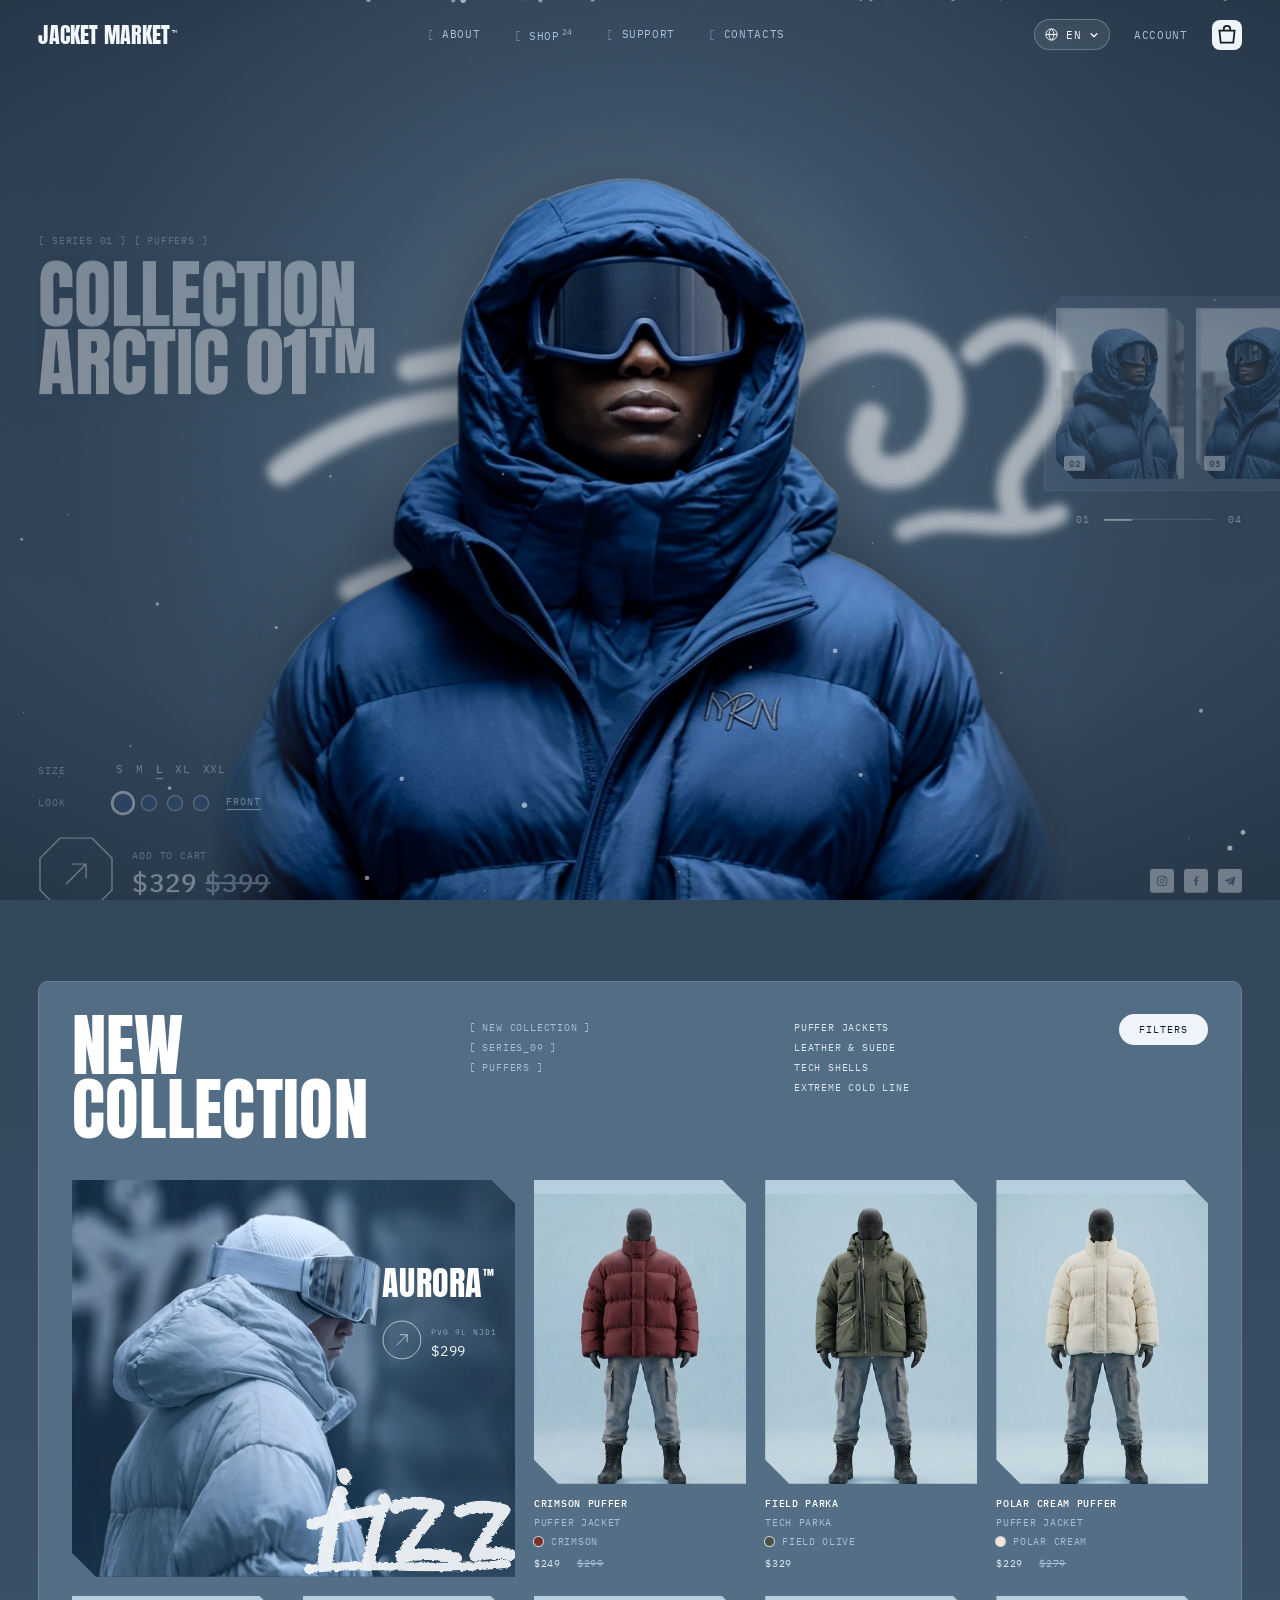
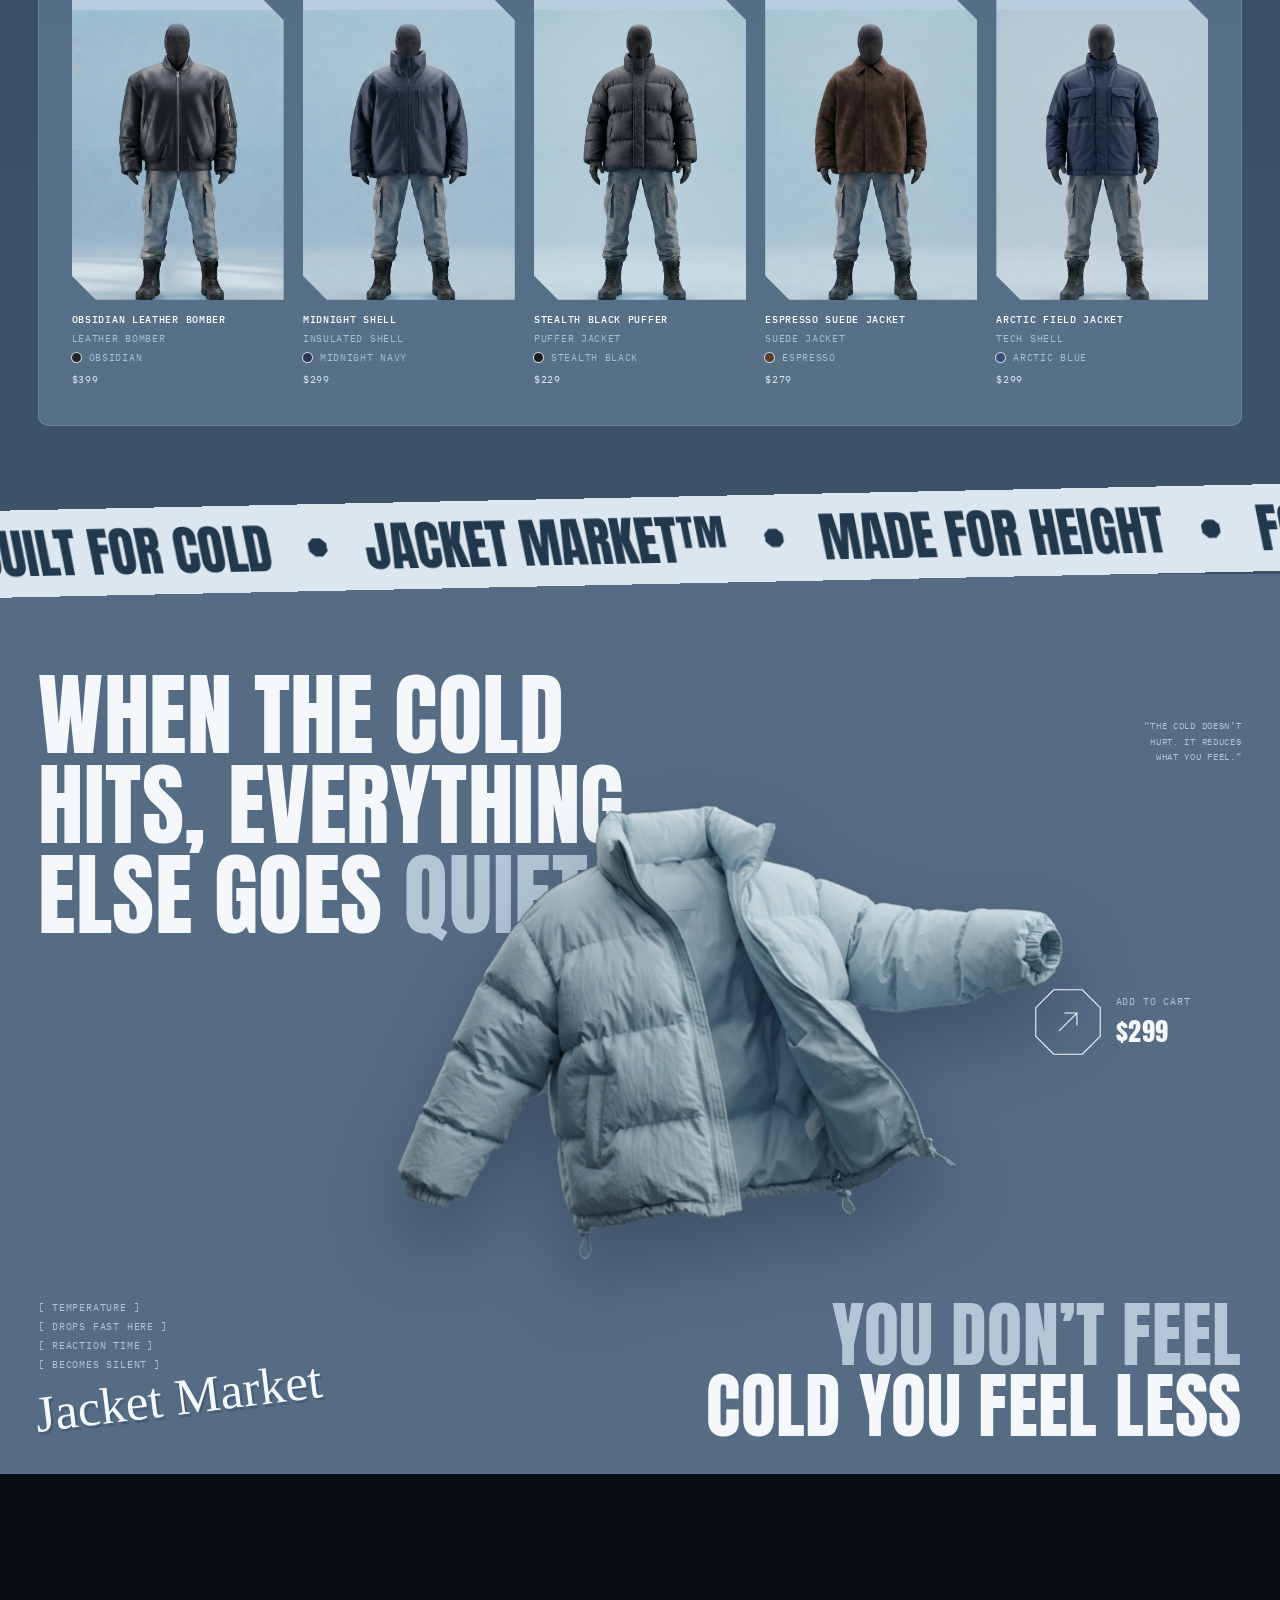
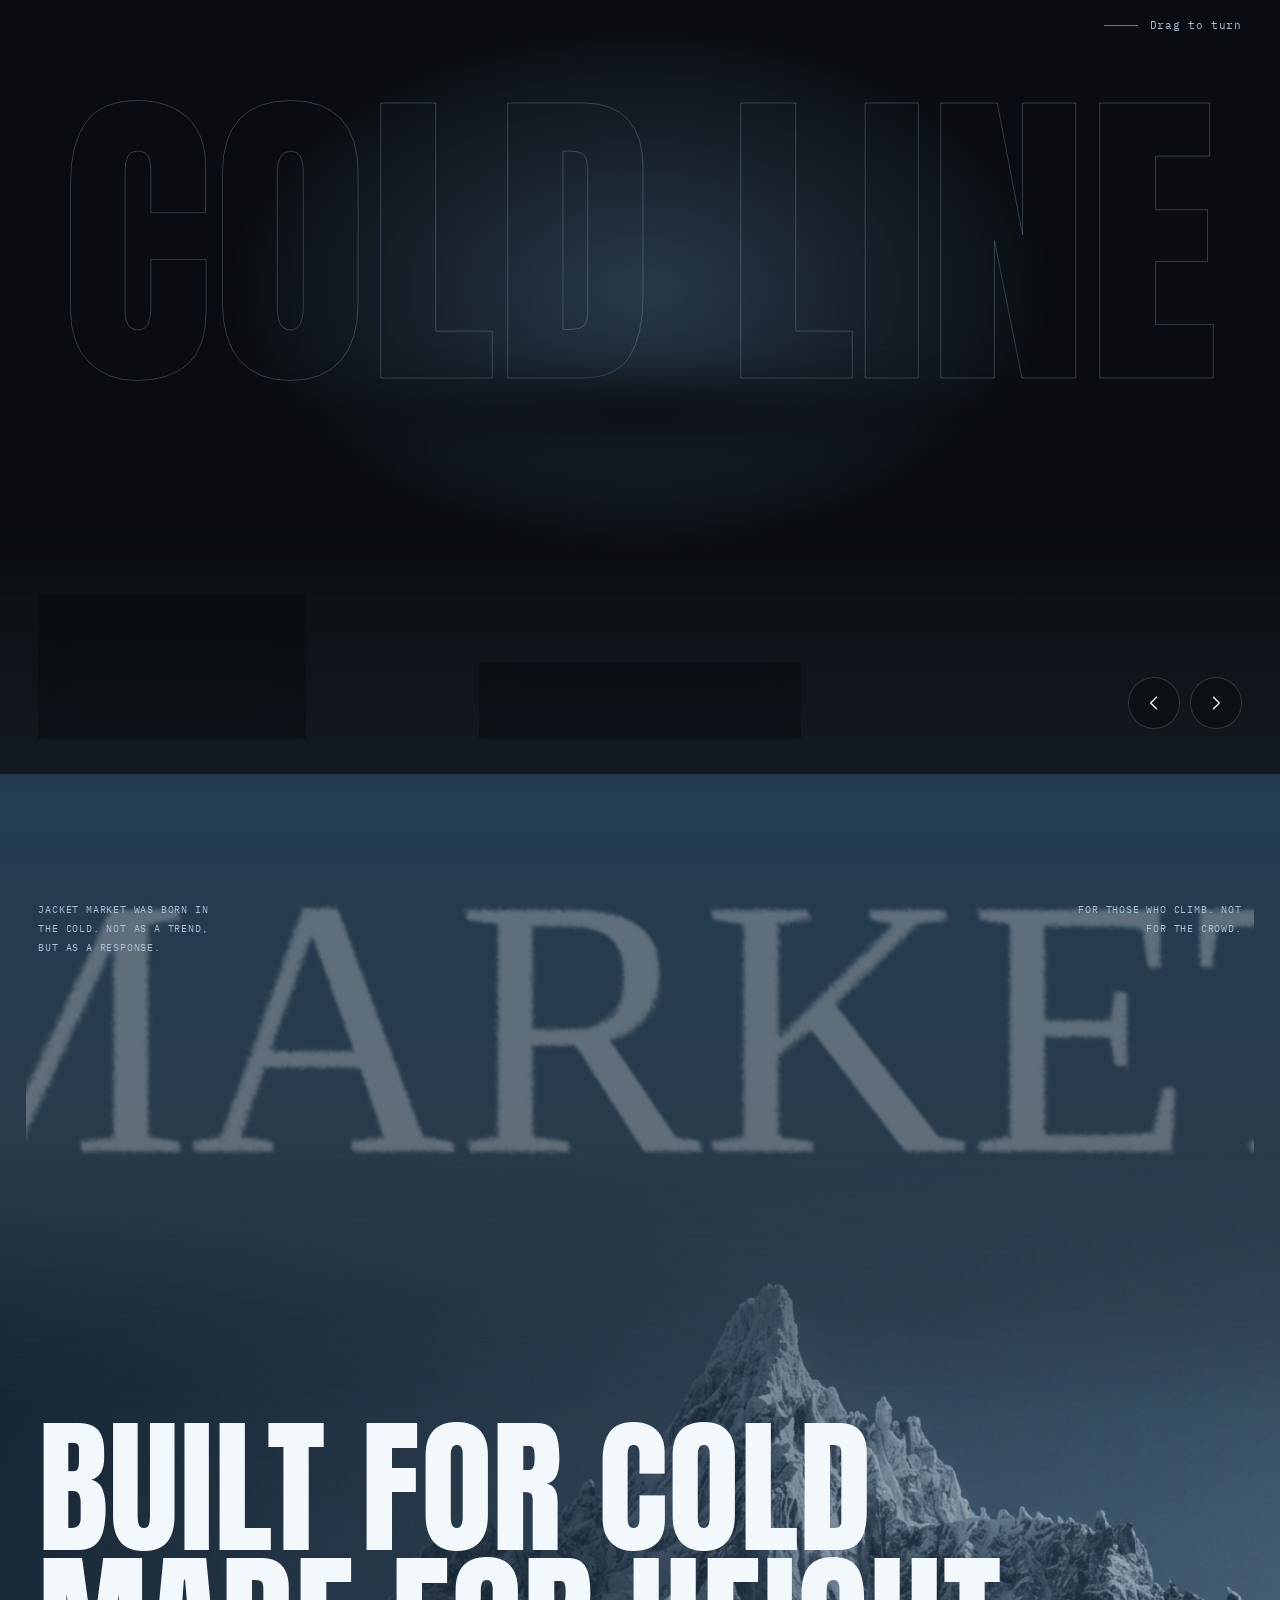
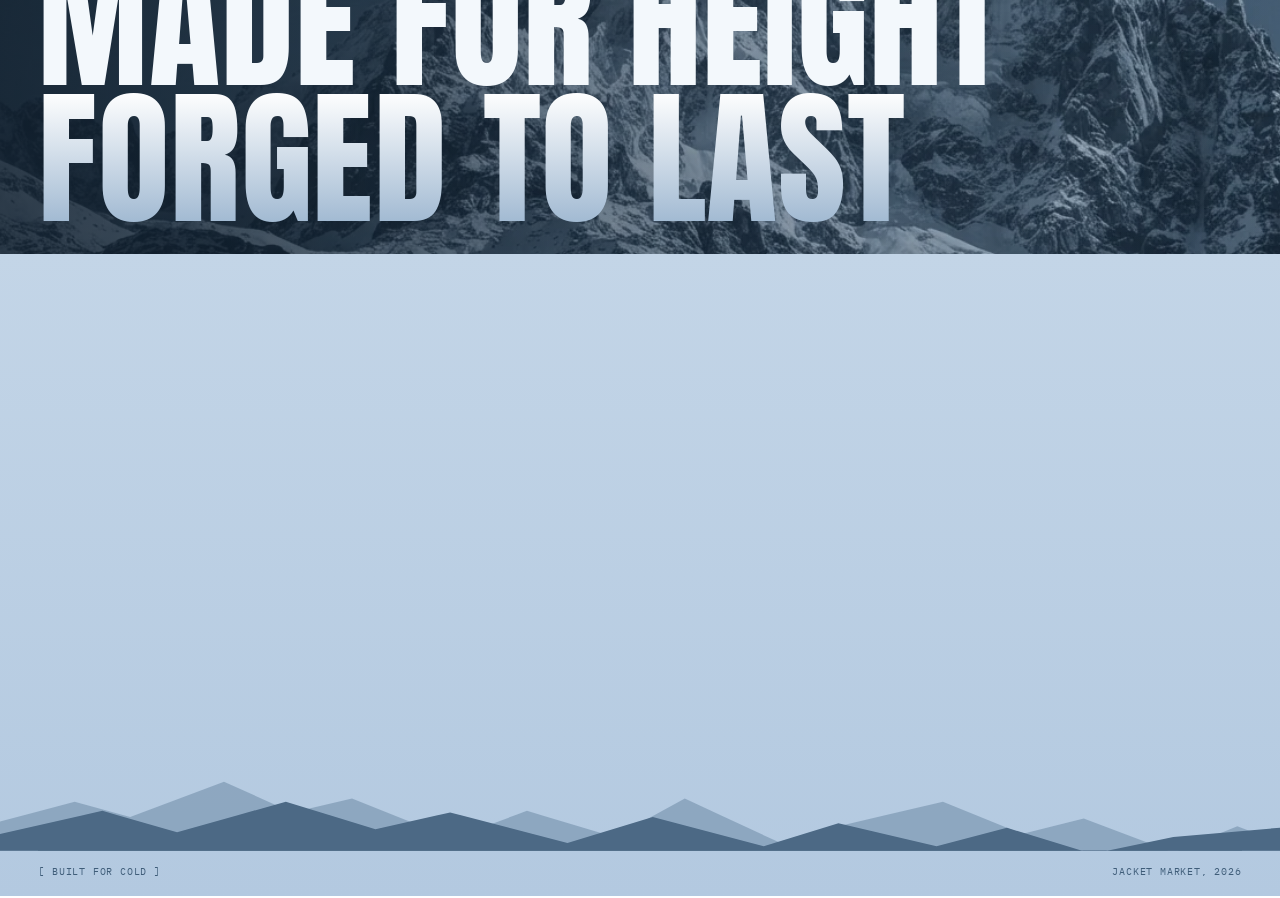
<file: index.html>
<!DOCTYPE html>
<html lang="en">
<head>
<meta charset="utf-8">
<script>try{if(!matchMedia("(prefers-reduced-motion:reduce)").matches&&!sessionStorage.jmp){sessionStorage.jmp=1;document.documentElement.classList.add("pre")}}catch(e){}</script>
<meta name="viewport" content="width=device-width, initial-scale=1, viewport-fit=cover">
<title>Jacket Market – Puffer Jackets</title>
<link rel="preconnect" href="https://fonts.googleapis.com">
<link href="https://fonts.googleapis.com/css2?family=Anton&family=IBM+Plex+Mono:wght@400;500&family=Oswald:wght@600&family=Permanent+Marker&display=swap" rel="stylesheet">
<link rel="stylesheet" href="assets/site.css">
<link rel="stylesheet" href="assets/footer.css">
<link rel="stylesheet" href="assets/home.css">
<link rel="stylesheet" href="assets/hero.css">
<link rel="stylesheet" href="assets/shop.css">
<link rel="stylesheet" href="assets/cold.css">
<link rel="stylesheet" href="assets/cart.css">
<link rel="stylesheet" href="assets/motion.css">
<link rel="stylesheet" href="assets/motion2.css">
</head>
<body data-page="home">
<main id="home">
 <section class="hero" id="hero">
  <div class="hz sp" id="sp"></div><div class="hz mt" id="mt"></div>
  <div class="hl">
   <div><p class="mono" data-t>[ Series 01 ] [ Puffers ]</p><h1><span data-t>Collection</span><br><span class="tone">Arctic 01™</span></h1></div>
   <div>
    <dl class="spec"><div><dt data-t>Size</dt><dd id="sizes" role="group" aria-label="Size" data-ta="aria-label"></dd></div><div><dt data-t>Look</dt><dd id="cols" role="group" aria-label="Colour" data-ta="aria-label"></dd></div></dl>
    <div class="buy"><button class="hex" id="add" aria-label="Add to cart" data-ta="aria-label"><svg viewBox="0 0 76 76" fill="none" stroke="currentColor" stroke-width="1.2"><polygon points="22,2 54,2 74,22 74,54 54,74 22,74 2,54 2,22"/><path d="M28 48L48 28M34 28H48V42"/></svg></button><div><span class="mono" id="addT" aria-live="polite" data-t>Add to cart</span><div class="price" id="hp"></div></div></div>
   </div>
  </div>
  <div class="stage" id="stage"><div class="fl"><img class="jk" id="j0" alt="" draggable="false"><img class="jk" id="j1" alt="" draggable="false"></div><div class="shadow"></div></div>
  <aside class="hr"><p class="mono" data-t>[ Active: cold mode 01 ]</p><div><div class="nx" id="nx"></div><div class="cnt"><span id="cn">01</span><i><u id="cb"></u></i><span id="cm">05</span></div></div><div class="soc"><a href="https://www.instagram.com/xoji.builds" target="_blank" rel="noopener noreferrer" aria-label="Instagram (opens in a new tab)" data-ta="aria-label"><svg viewBox="0 0 24 24" fill="none" stroke="currentColor" stroke-width="1.6"><rect x="4" y="4" width="16" height="16" rx="4.5"/><circle cx="12" cy="12" r="3.6"/><circle cx="17" cy="7" r=".8" fill="currentColor"/></svg></a><a href="contacts.html" aria-label="Facebook"><svg viewBox="0 0 24 24" fill="currentColor"><path d="M13.5 20v-7h2.4l.4-2.8h-2.8V8.4c0-.8.3-1.4 1.4-1.4h1.5V4.5c-.3 0-1.2-.1-2.2-.1-2.2 0-3.6 1.3-3.6 3.7v2.1H8.2V13h2.4v7z"/></svg></a><a href="contacts.html" aria-label="Telegram"><svg viewBox="0 0 24 24" fill="currentColor"><path d="M20 4.6 3.6 10.9c-.8.3-.8.8-.1 1l4.1 1.3 1.6 4.8c.2.5.4.6.8.6.3 0 .5-.1.7-.3l2-1.9 4.1 3c.7.4 1.3.2 1.5-.7l2.7-12.8c.3-1.1-.4-1.6-1-1.3zM8.7 13l8.6-5.4c.4-.3.8-.1.5.2l-7 6.3-.3 3z"/></svg></a></div></aside>
 </section>
 <div id="more"></div>
</main>
<script src="assets/i18n.js"></script>
<script src="assets/art.js"></script>
<script src="assets/site.js"></script>
<script src="assets/home.js"></script>
<script src="assets/motion.js"></script>
<script src="assets/motion2.js"></script>
</body>
</html>
</file>
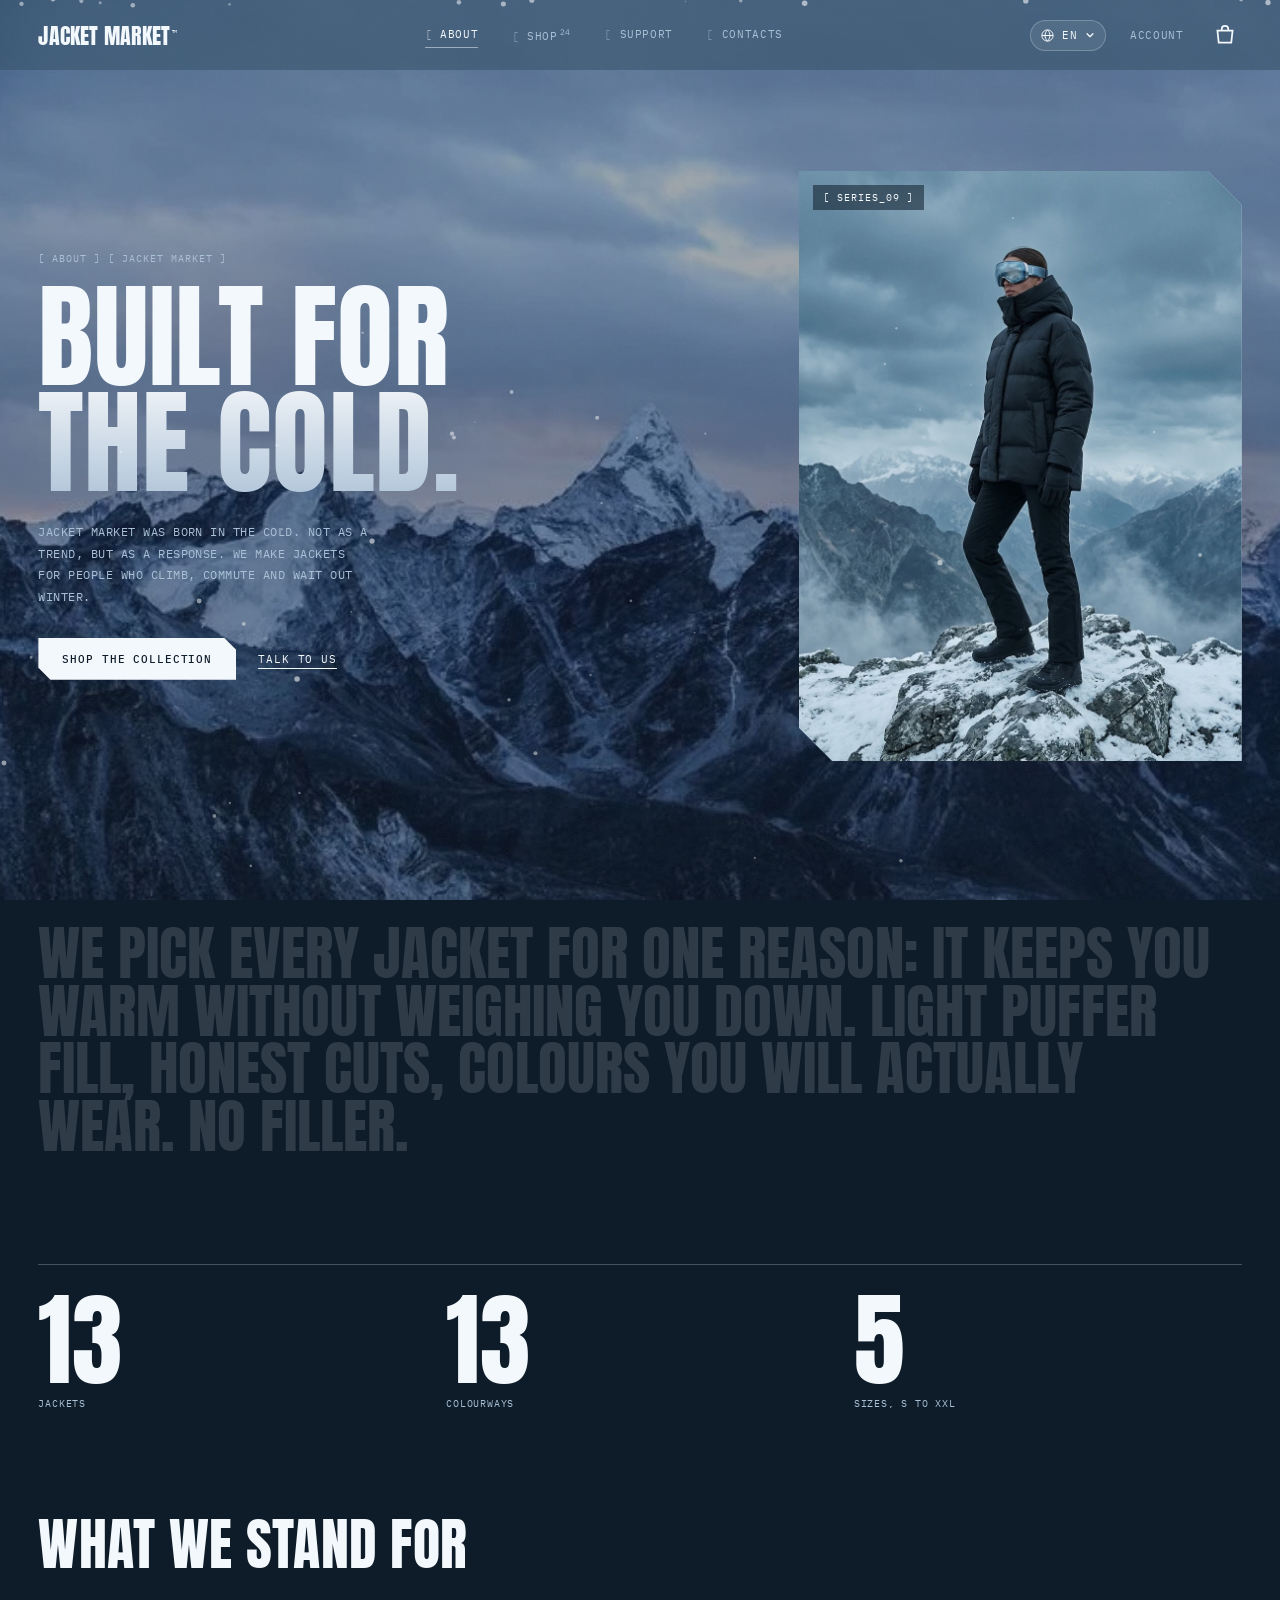
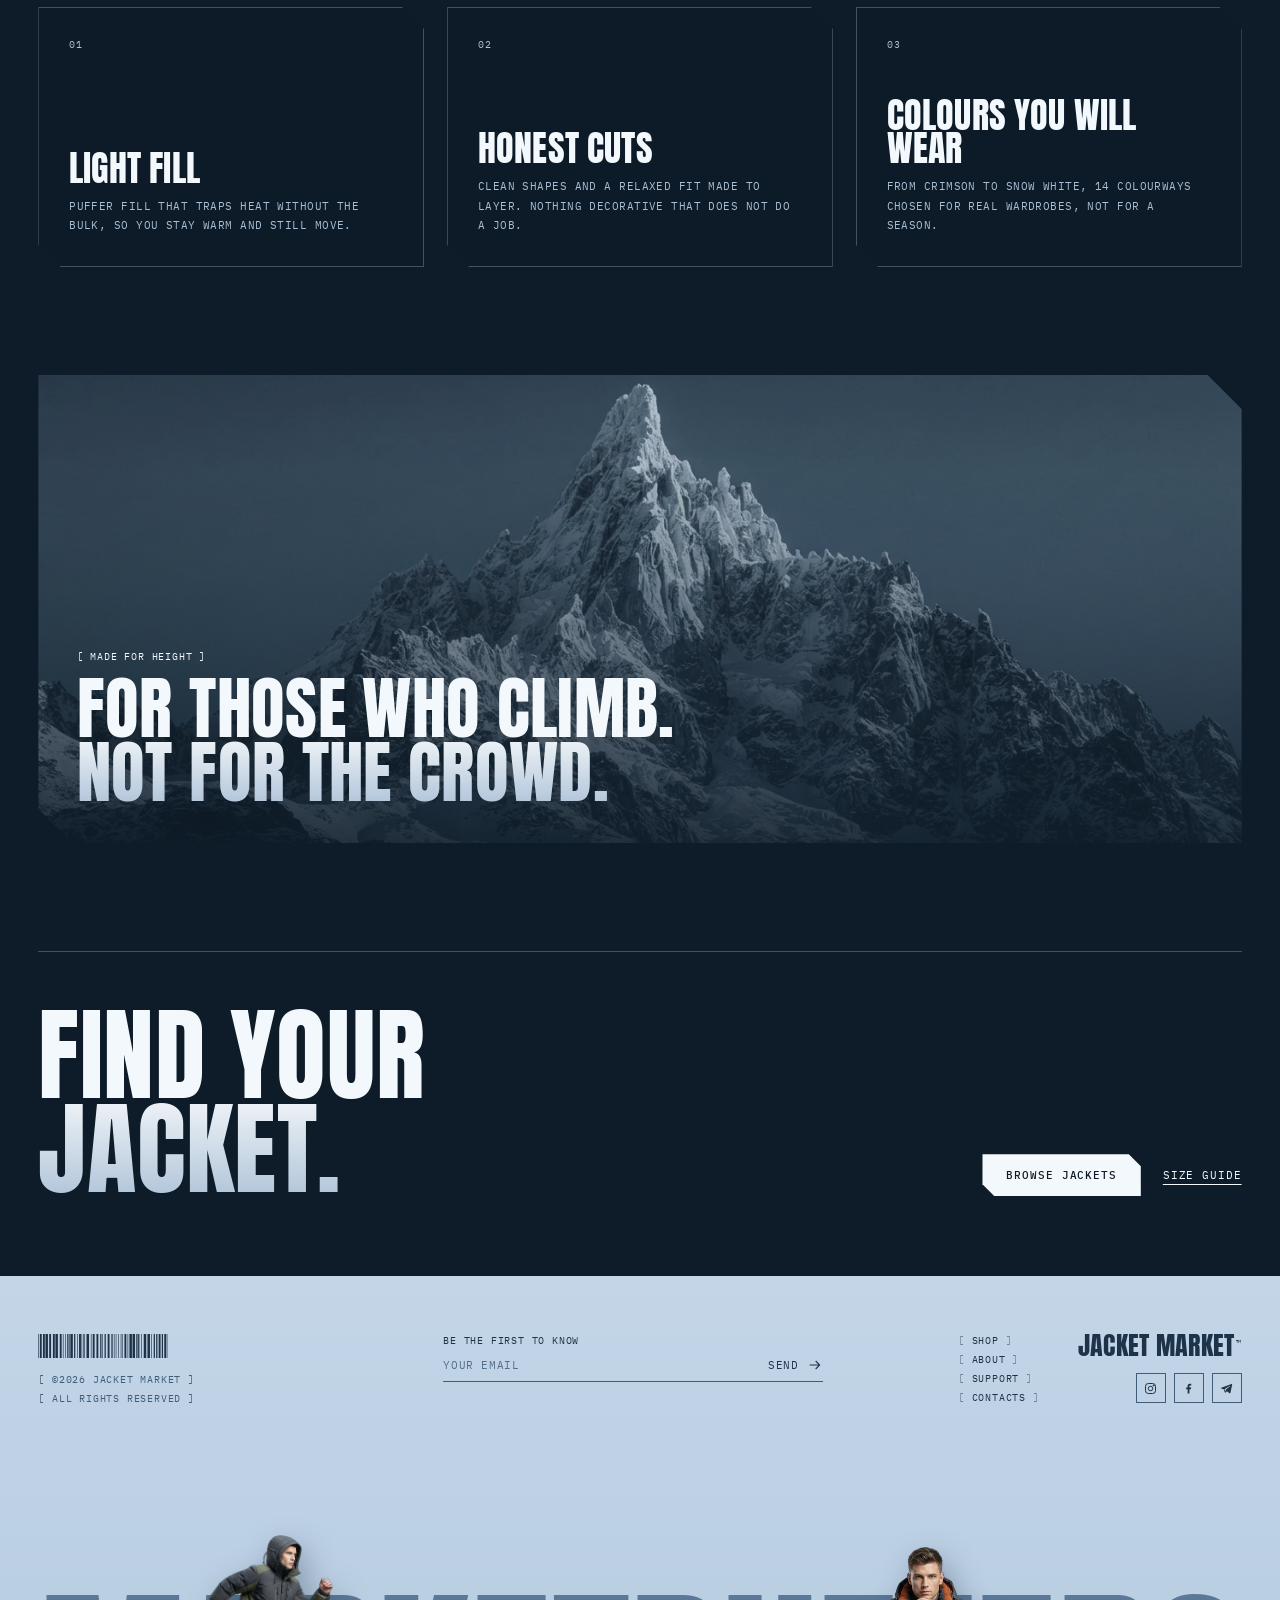
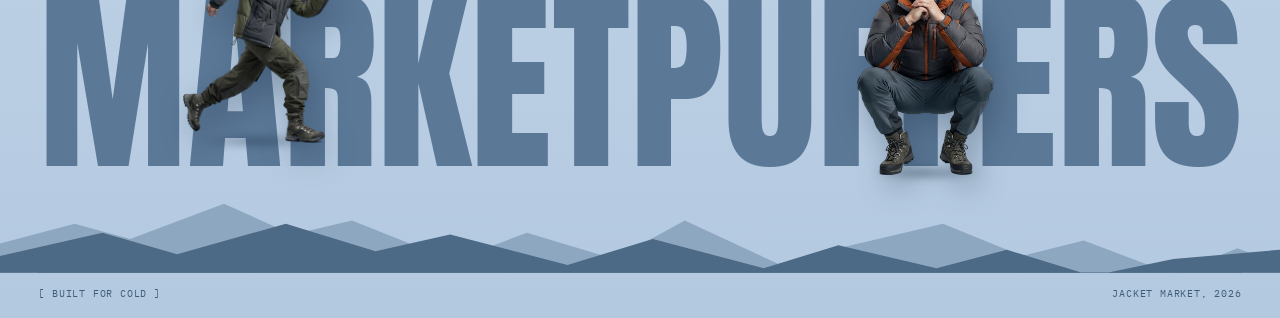
<file: about.html>
<!DOCTYPE html>
<html lang="en">
<head>
<meta charset="utf-8">
<script>try{if(!matchMedia("(prefers-reduced-motion:reduce)").matches&&!sessionStorage.jmp){sessionStorage.jmp=1;document.documentElement.classList.add("pre")}}catch(e){}</script>
<meta name="viewport" content="width=device-width, initial-scale=1, viewport-fit=cover">
<title>About – Jacket Market</title>
<link rel="preconnect" href="https://fonts.googleapis.com">
<link href="https://fonts.googleapis.com/css2?family=Anton&family=IBM+Plex+Mono:wght@400;500&family=Oswald:wght@600&family=Permanent+Marker&display=swap" rel="stylesheet">
<link rel="stylesheet" href="assets/site.css">
<link rel="stylesheet" href="assets/footer.css">
<link rel="stylesheet" href="assets/cart.css">
<link rel="stylesheet" href="assets/about.css">
<link rel="stylesheet" href="assets/page-bg.css">
<link rel="stylesheet" href="assets/motion.css">
<link rel="stylesheet" href="assets/motion2.css">
</head>
<body data-page="about">
<main id="app"></main>
<script src="assets/i18n.js"></script>
<script src="assets/art.js"></script>
<script src="assets/site.js"></script>
<script src="assets/motion.js"></script>
<script src="assets/motion2.js"></script>
</body>
</html>
</file>
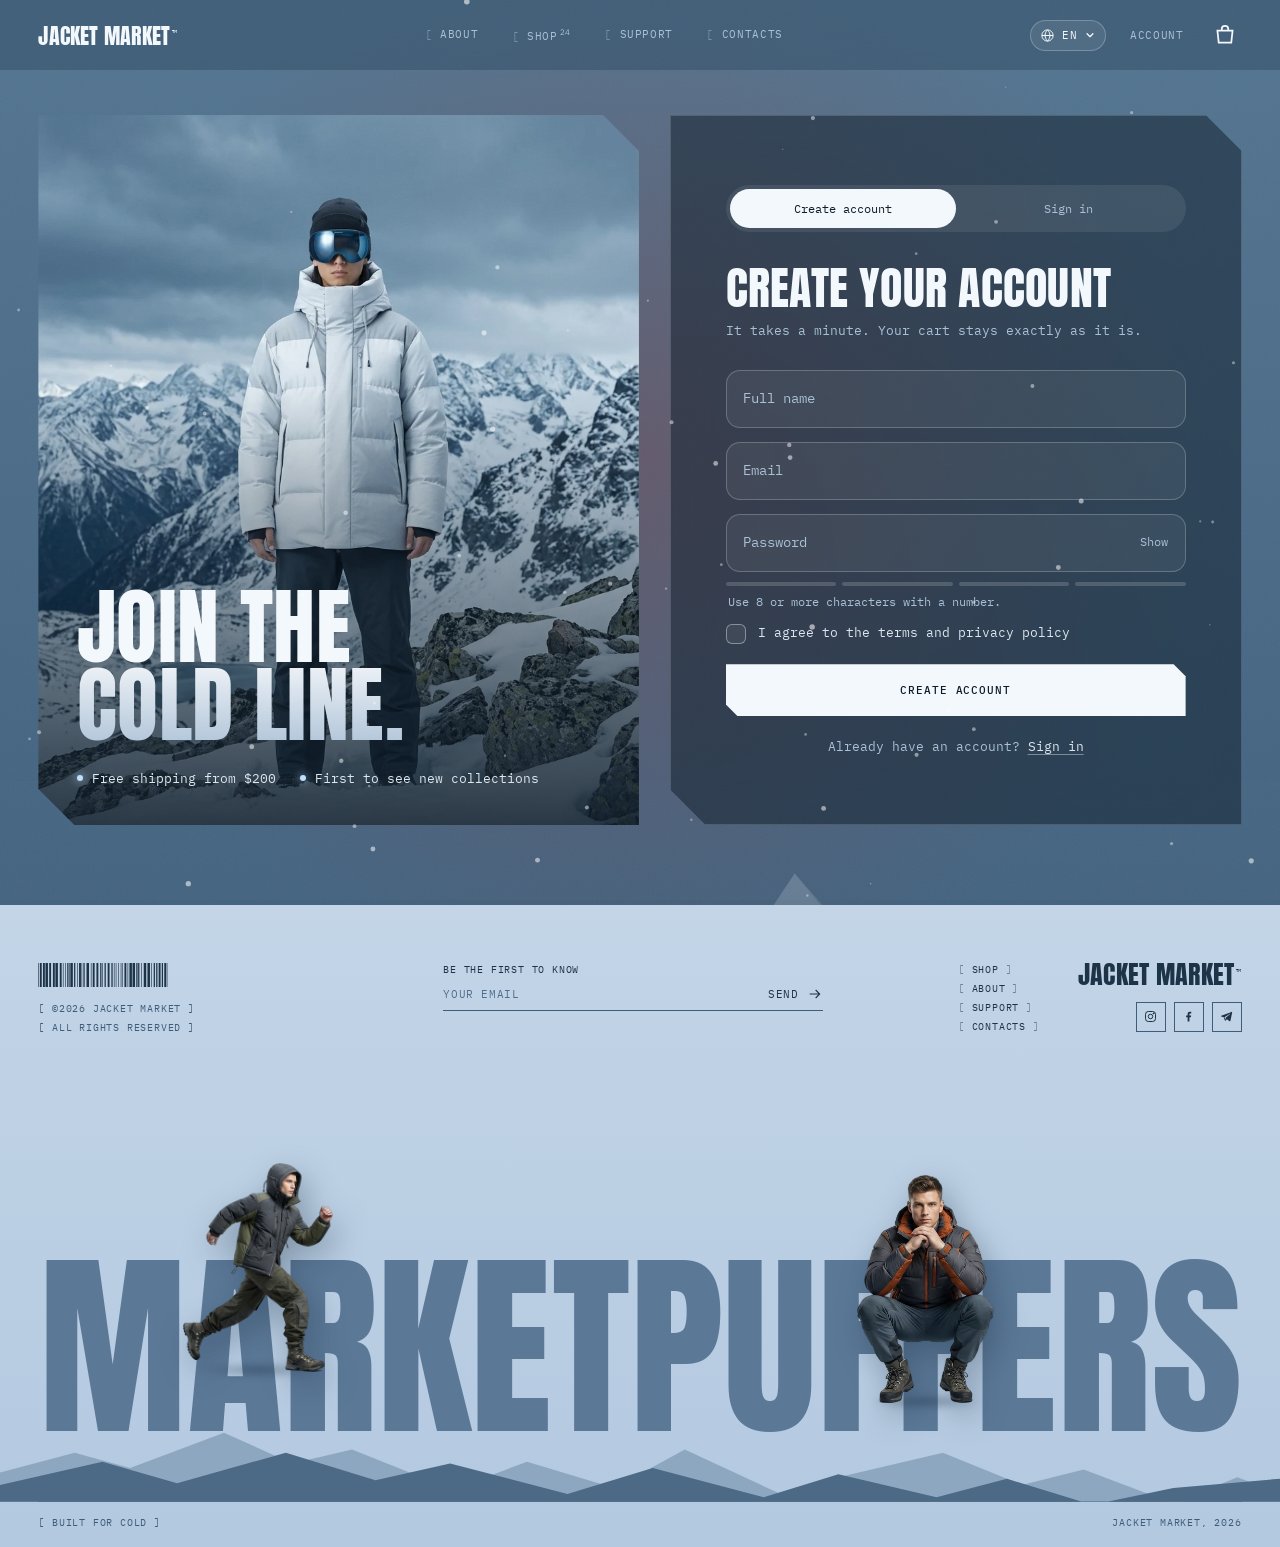
<file: account.html>
<!DOCTYPE html>
<html lang="en">
<head>
<meta charset="utf-8">
<script>try{if(!matchMedia("(prefers-reduced-motion:reduce)").matches&&!sessionStorage.jmp){sessionStorage.jmp=1;document.documentElement.classList.add("pre")}}catch(e){}</script>
<meta name="viewport" content="width=device-width, initial-scale=1, viewport-fit=cover">
<title>Account – Jacket Market</title>
<link rel="preconnect" href="https://fonts.googleapis.com">
<link href="https://fonts.googleapis.com/css2?family=Anton&family=IBM+Plex+Mono:wght@400;500&family=Oswald:wght@600&family=Permanent+Marker&display=swap" rel="stylesheet">
<link rel="stylesheet" href="assets/site.css">
<link rel="stylesheet" href="assets/footer.css">
<link rel="stylesheet" href="assets/account.css">
<link rel="stylesheet" href="assets/cart.css">
<link rel="stylesheet" href="assets/motion.css">
<link rel="stylesheet" href="assets/motion2.css">
</head>
<body data-page="account">
<main id="app"></main>
<script src="assets/i18n.js"></script>
<script src="assets/art.js"></script>
<script src="assets/site.js"></script>
<script src="assets/account.js"></script>
<script src="assets/motion.js"></script>
<script src="assets/motion2.js"></script>
</body>
</html>
</file>
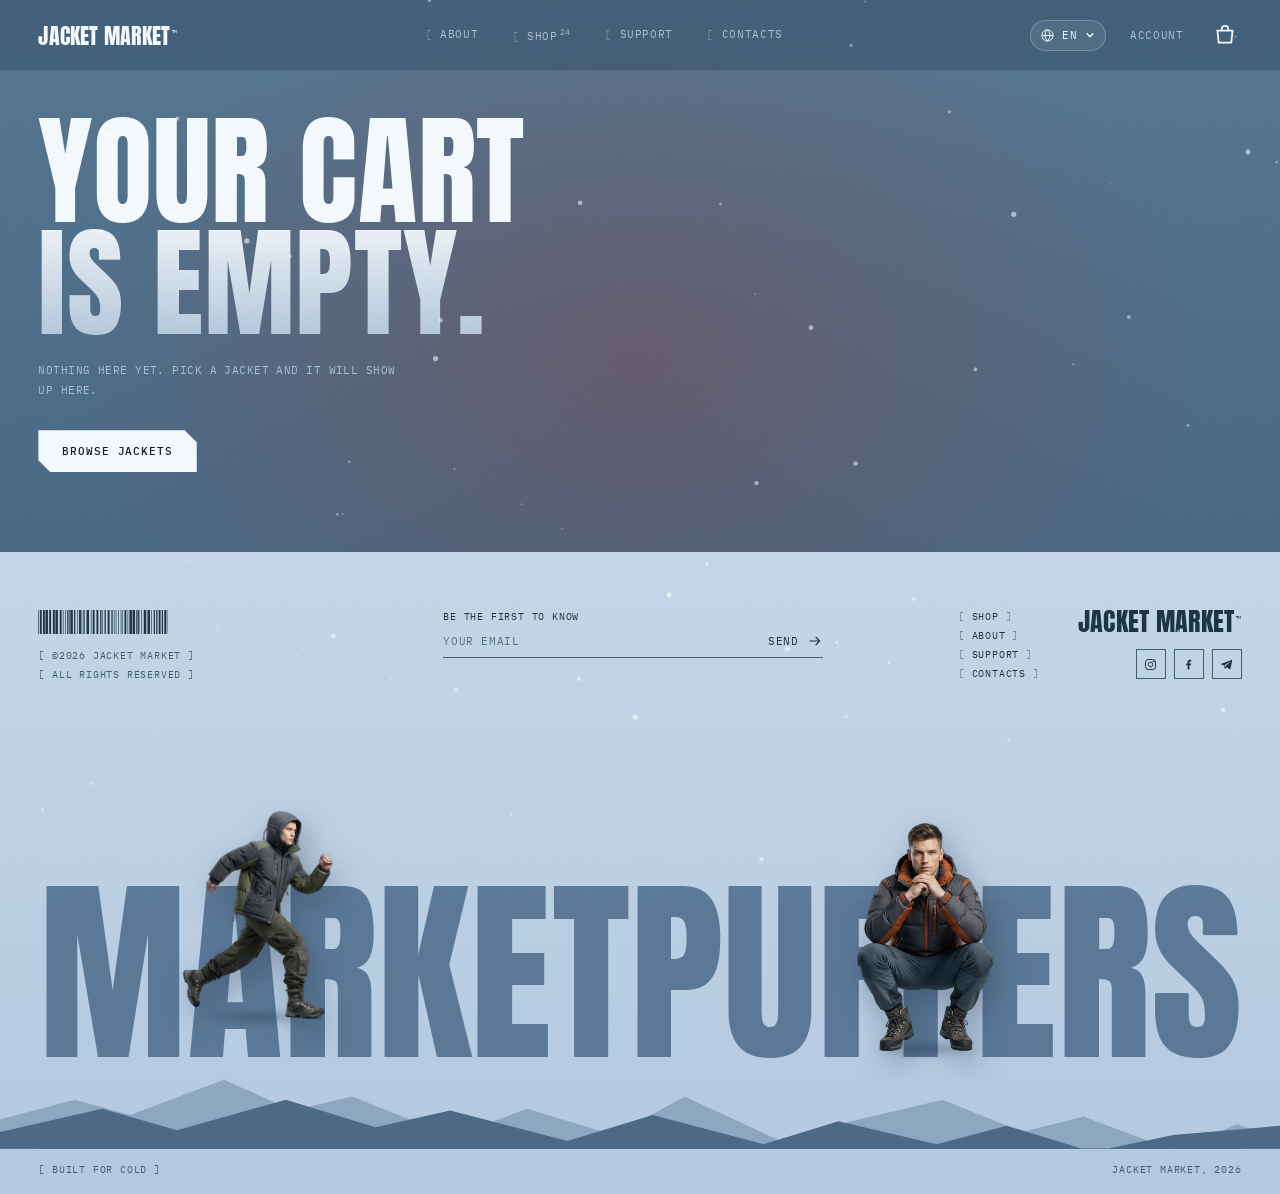
<file: cart.html>
<!DOCTYPE html>
<html lang="en">
<head>
<meta charset="utf-8">
<script>try{if(!matchMedia("(prefers-reduced-motion:reduce)").matches&&!sessionStorage.jmp){sessionStorage.jmp=1;document.documentElement.classList.add("pre")}}catch(e){}</script>
<meta name="viewport" content="width=device-width, initial-scale=1, viewport-fit=cover">
<title>Cart – Jacket Market</title>
<link rel="preconnect" href="https://fonts.googleapis.com">
<link href="https://fonts.googleapis.com/css2?family=Anton&family=IBM+Plex+Mono:wght@400;500&family=Oswald:wght@600&family=Permanent+Marker&display=swap" rel="stylesheet">
<link rel="stylesheet" href="assets/site.css">
<link rel="stylesheet" href="assets/footer.css">
<link rel="stylesheet" href="assets/cart.css">
<link rel="stylesheet" href="assets/motion.css">
<link rel="stylesheet" href="assets/motion2.css">
</head>
<body data-page="cart">
<main id="app"></main>
<script src="assets/i18n.js"></script>
<script src="assets/art.js"></script>
<script src="assets/site.js"></script>
<script src="assets/motion.js"></script>
<script src="assets/motion2.js"></script>
</body>
</html>
</file>
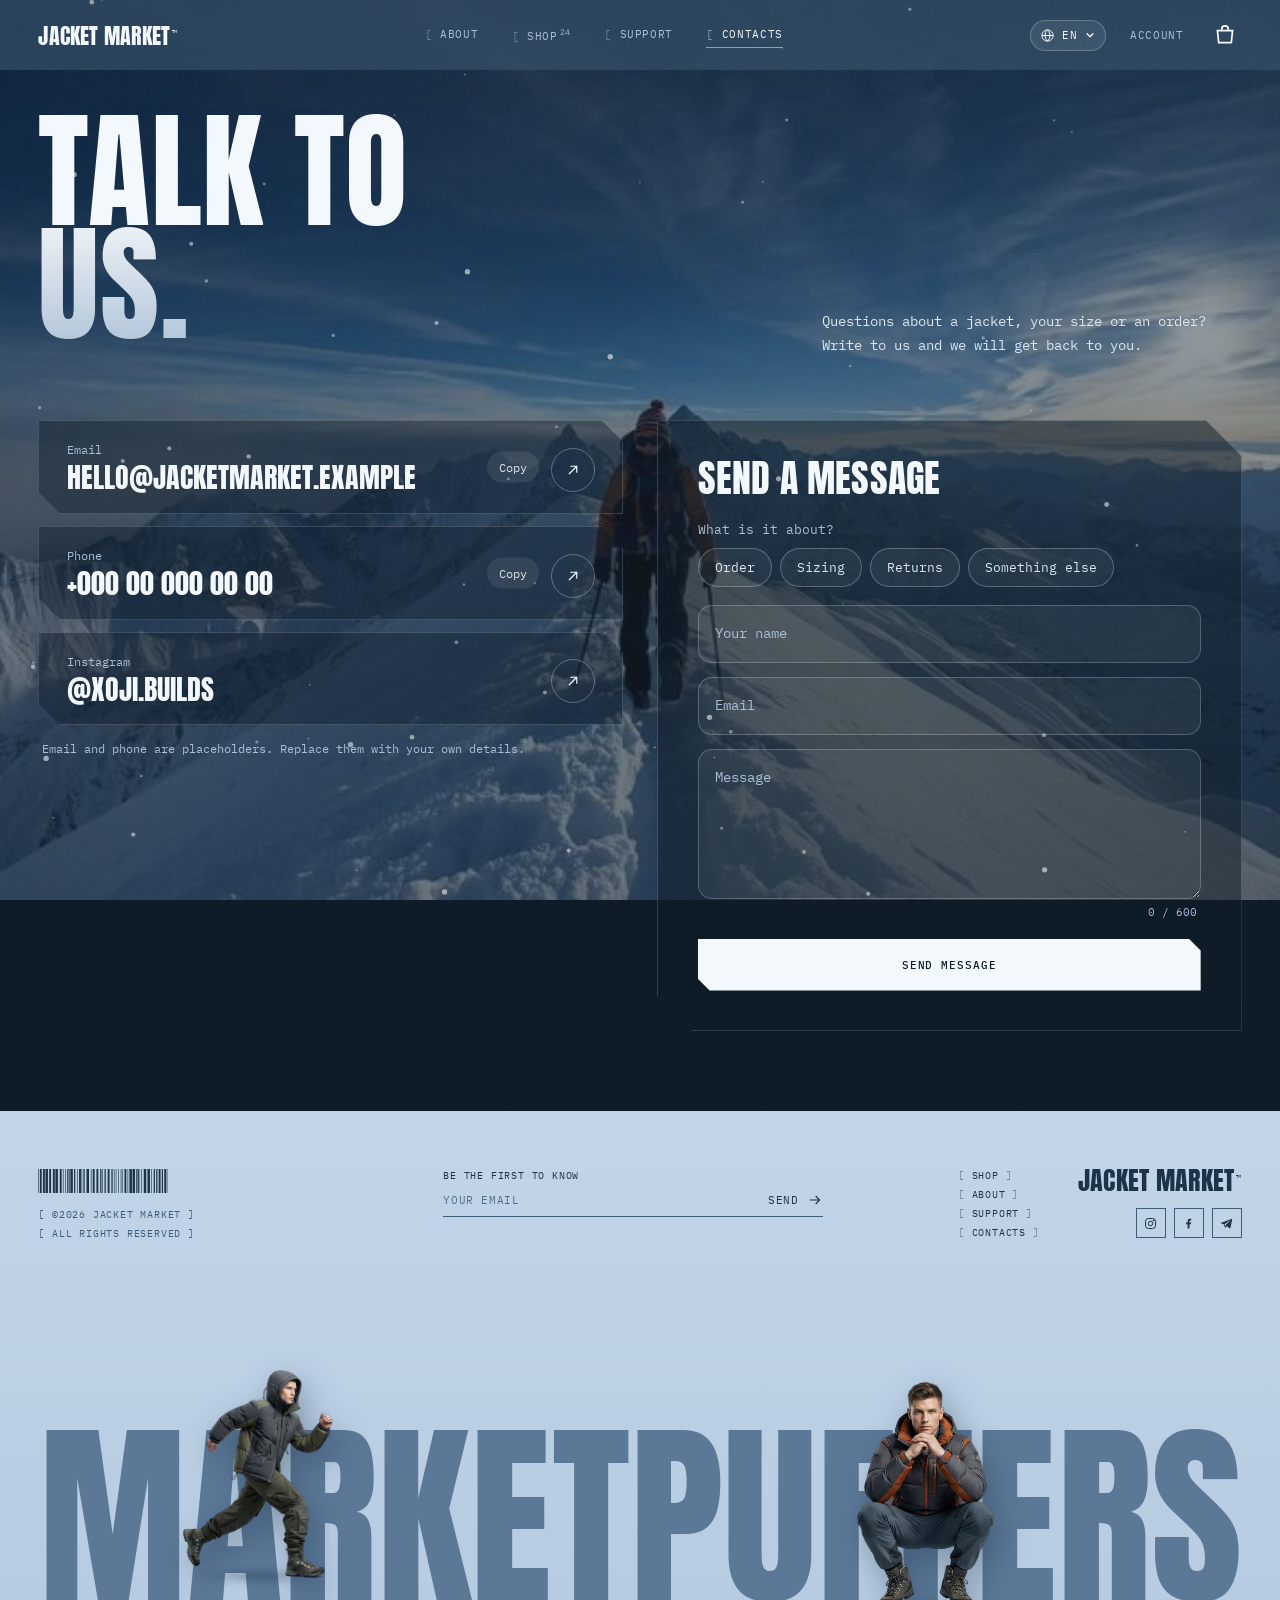
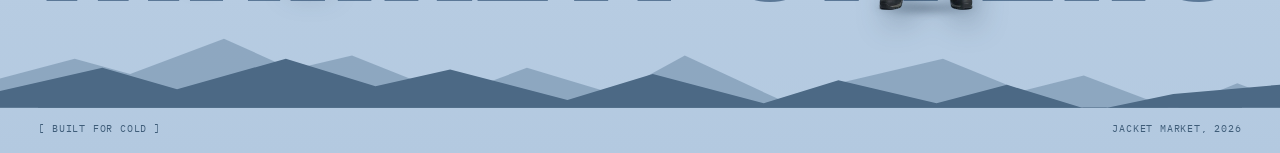
<file: contacts.html>
<!DOCTYPE html>
<html lang="en">
<head>
<meta charset="utf-8">
<script>try{if(!matchMedia("(prefers-reduced-motion:reduce)").matches&&!sessionStorage.jmp){sessionStorage.jmp=1;document.documentElement.classList.add("pre")}}catch(e){}</script>
<meta name="viewport" content="width=device-width, initial-scale=1, viewport-fit=cover">
<title>Contacts – Jacket Market</title>
<link rel="preconnect" href="https://fonts.googleapis.com">
<link href="https://fonts.googleapis.com/css2?family=Anton&family=IBM+Plex+Mono:wght@400;500&family=Oswald:wght@600&family=Permanent+Marker&display=swap" rel="stylesheet">
<link rel="stylesheet" href="assets/site.css">
<link rel="stylesheet" href="assets/footer.css">
<link rel="stylesheet" href="assets/account.css">
<link rel="stylesheet" href="assets/contacts.css">
<link rel="stylesheet" href="assets/cart.css">
<link rel="stylesheet" href="assets/page-bg.css">
<link rel="stylesheet" href="assets/motion.css">
<link rel="stylesheet" href="assets/motion2.css">
</head>
<body data-page="contacts">
<main id="app"></main>
<script src="assets/i18n.js"></script>
<script src="assets/art.js"></script>
<script src="assets/site.js"></script>
<script src="assets/contacts.js"></script>
<script src="assets/motion.js"></script>
<script src="assets/motion2.js"></script>
</body>
</html>
</file>
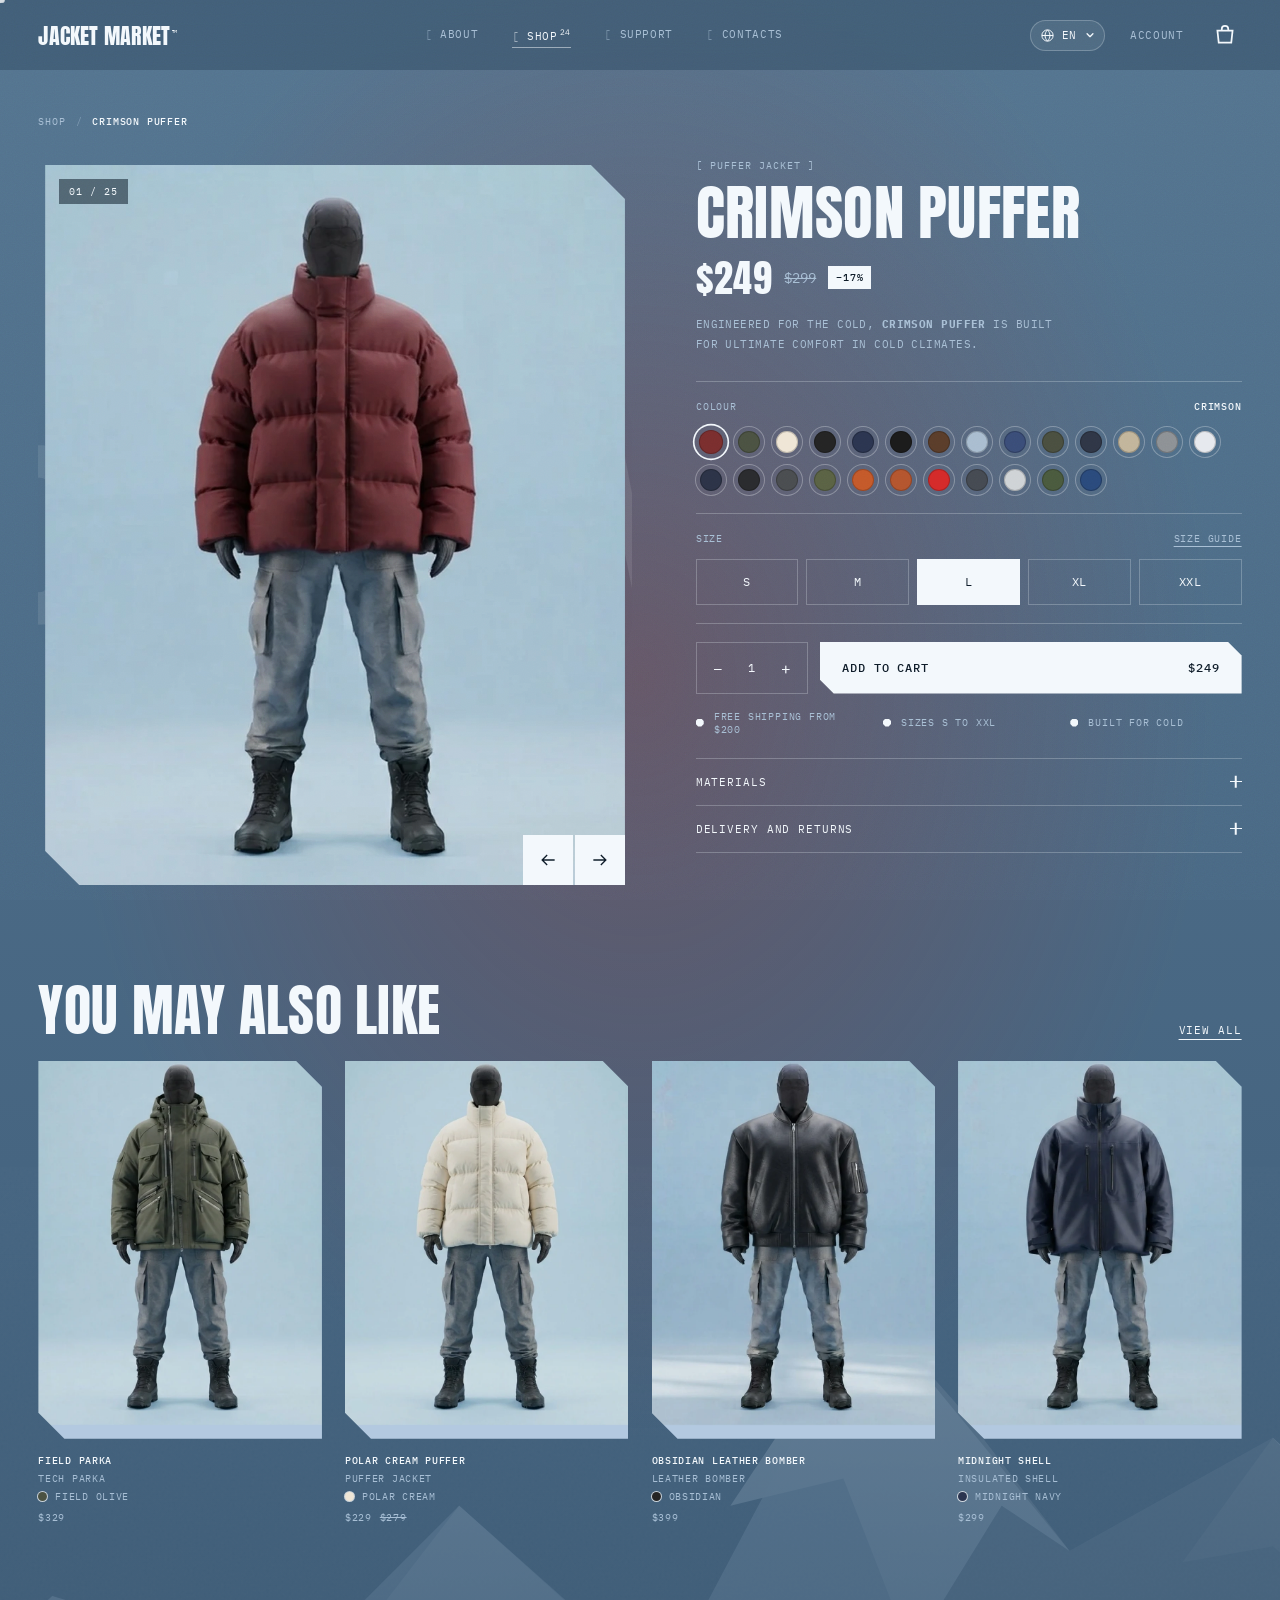
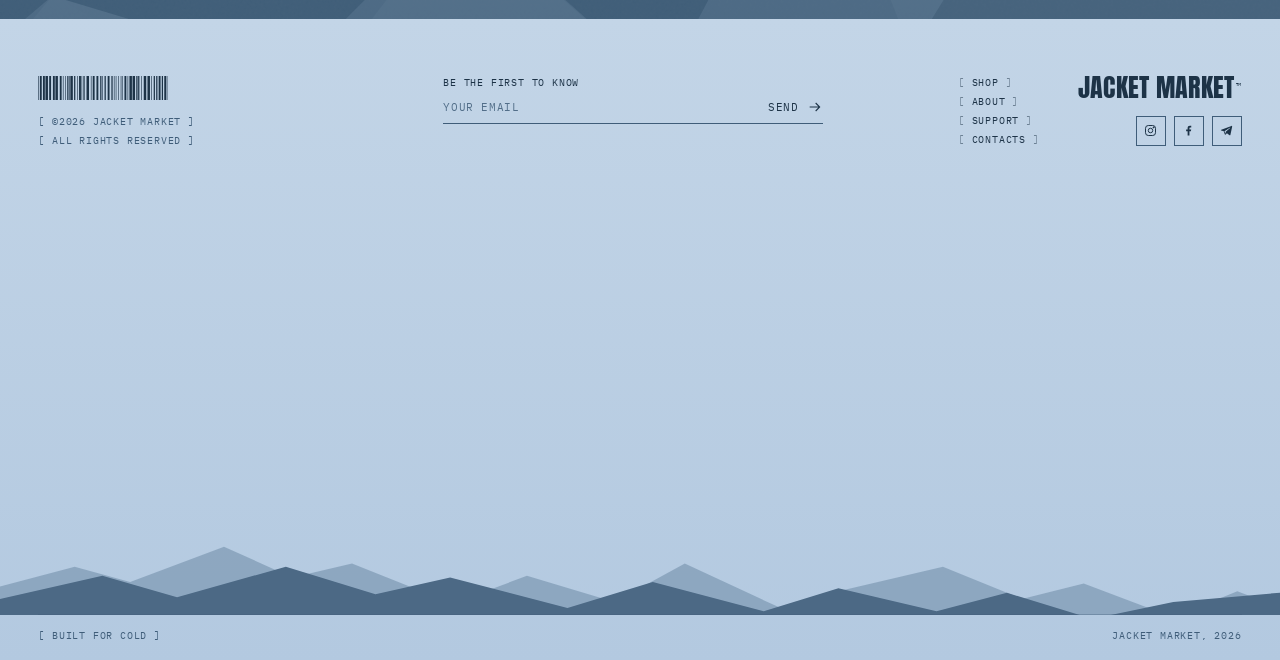
<file: product.html>
<!DOCTYPE html>
<html lang="en">
<head>
<meta charset="utf-8">
<script>try{if(!matchMedia("(prefers-reduced-motion:reduce)").matches&&!sessionStorage.jmp){sessionStorage.jmp=1;document.documentElement.classList.add("pre")}}catch(e){}</script>
<meta name="viewport" content="width=device-width, initial-scale=1, viewport-fit=cover">
<title>Jacket – Jacket Market</title>
<link rel="preconnect" href="https://fonts.googleapis.com">
<link href="https://fonts.googleapis.com/css2?family=Anton&family=IBM+Plex+Mono:wght@400;500&family=Oswald:wght@600&family=Permanent+Marker&display=swap" rel="stylesheet">
<link rel="stylesheet" href="assets/site.css">
<link rel="stylesheet" href="assets/footer.css">
<link rel="stylesheet" href="assets/product.css">
<link rel="stylesheet" href="assets/cart.css">
<link rel="stylesheet" href="assets/motion.css">
<link rel="stylesheet" href="assets/motion2.css">
</head>
<body data-page="product">
<main id="app"></main>
<script src="assets/i18n.js"></script>
<script src="assets/art.js"></script>
<script src="assets/site.js"></script>
<script src="assets/motion.js"></script>
<script src="assets/motion2.js"></script>
</body>
</html>
</file>
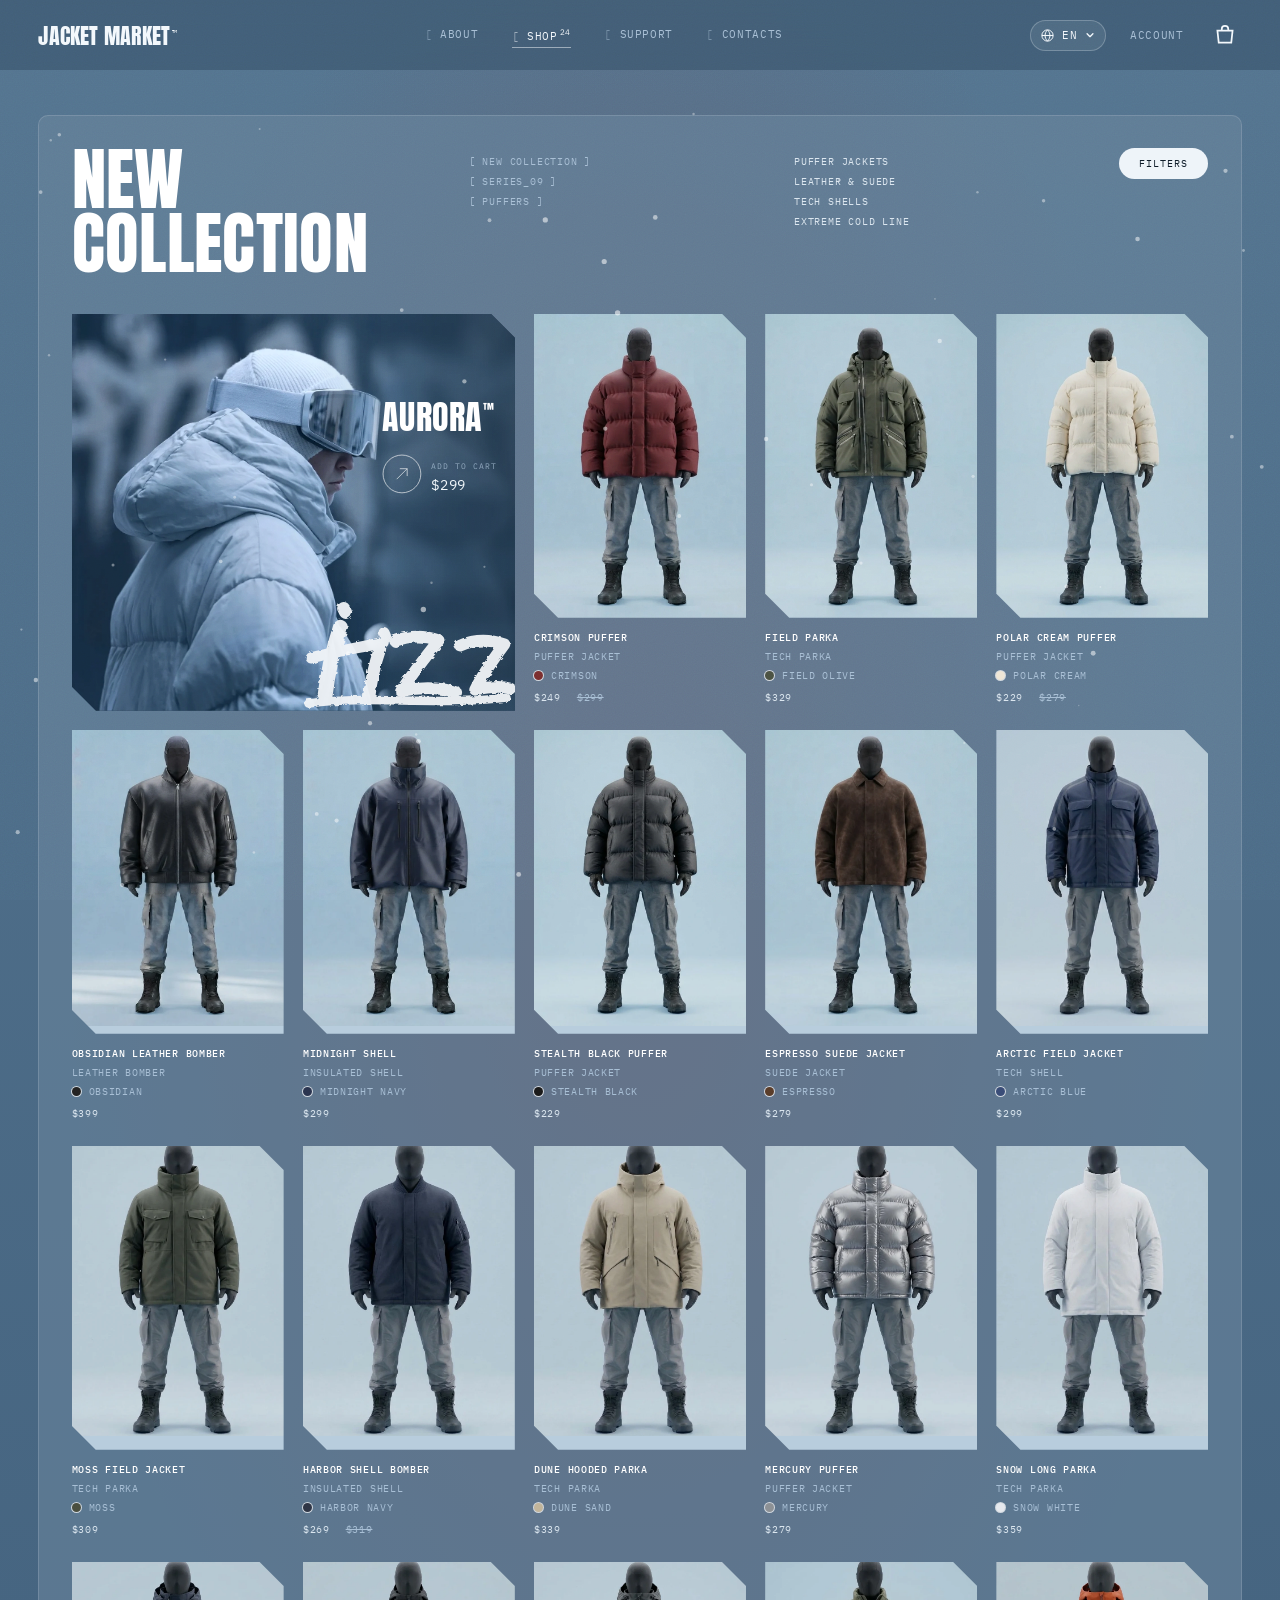
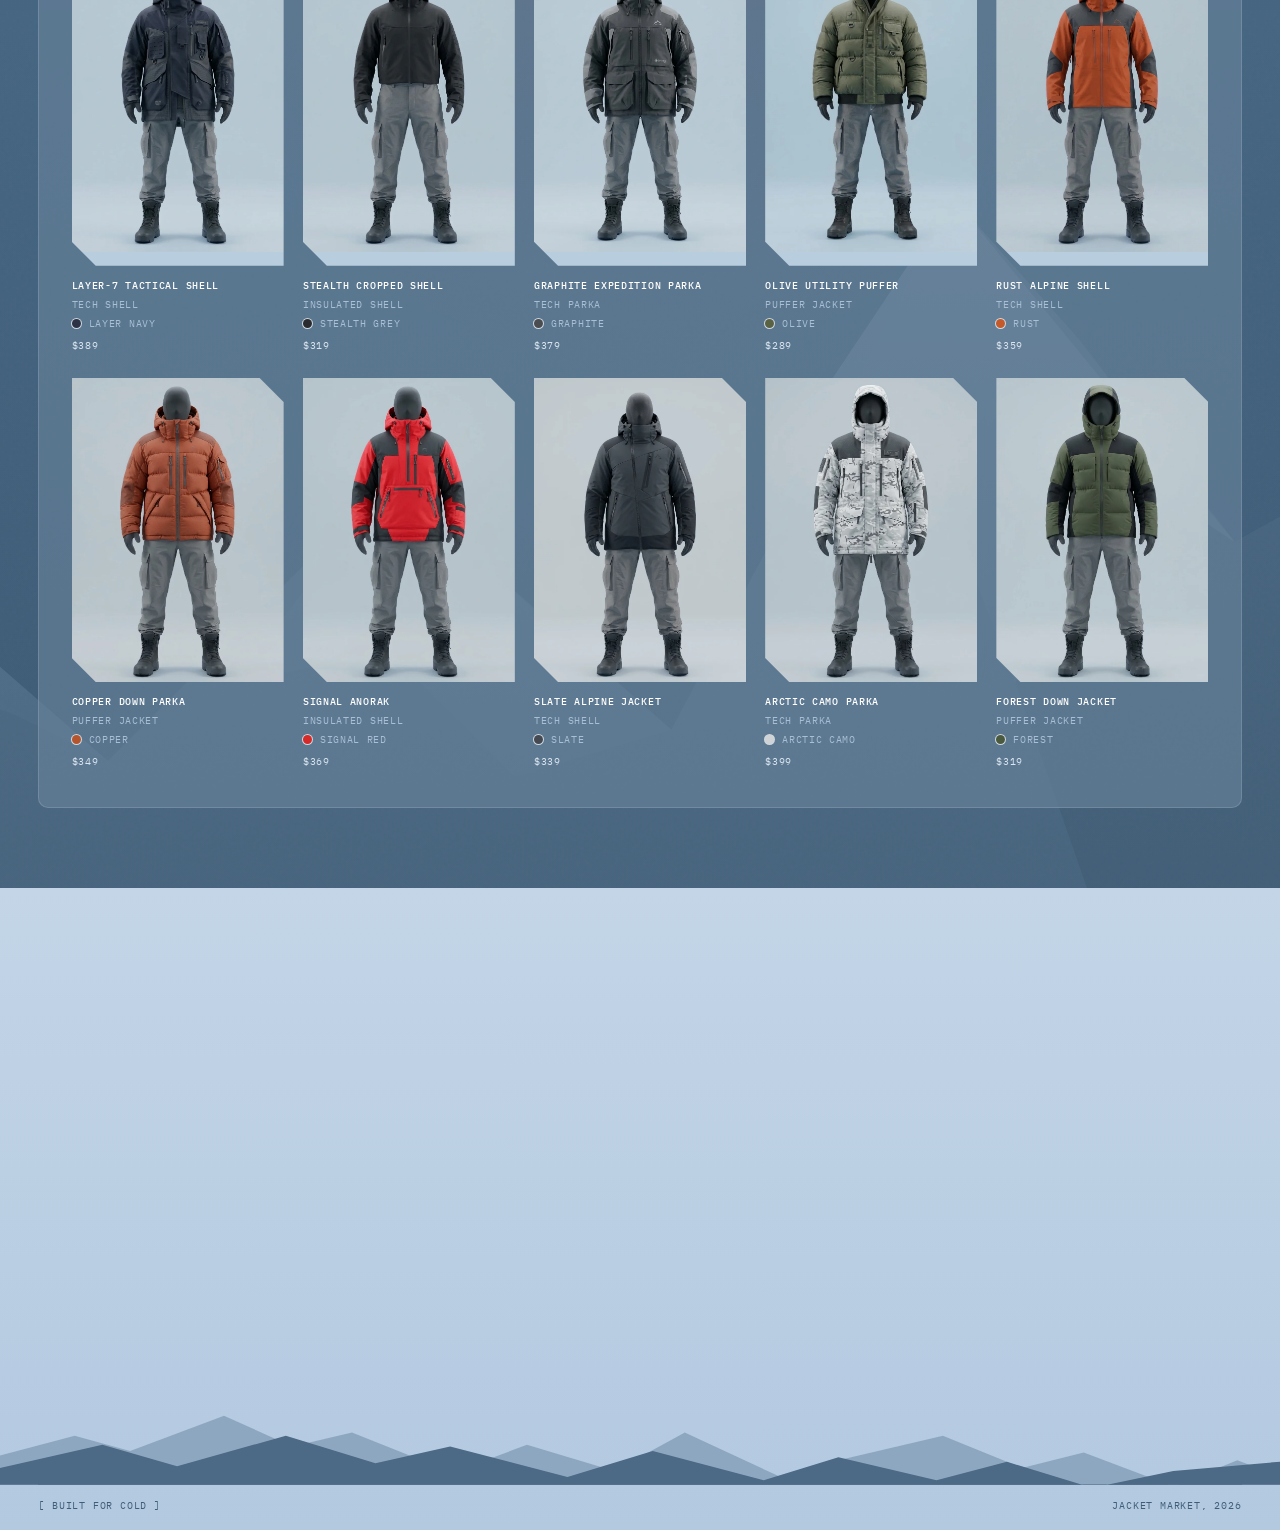
<file: shop.html>
<!DOCTYPE html>
<html lang="en">
<head>
<meta charset="utf-8">
<script>try{if(!matchMedia("(prefers-reduced-motion:reduce)").matches&&!sessionStorage.jmp){sessionStorage.jmp=1;document.documentElement.classList.add("pre")}}catch(e){}</script>
<meta name="viewport" content="width=device-width, initial-scale=1, viewport-fit=cover">
<title>Shop – Jacket Market</title>
<link rel="preconnect" href="https://fonts.googleapis.com">
<link href="https://fonts.googleapis.com/css2?family=Anton&family=IBM+Plex+Mono:wght@400;500&family=Oswald:wght@600&family=Permanent+Marker&display=swap" rel="stylesheet">
<link rel="stylesheet" href="assets/site.css">
<link rel="stylesheet" href="assets/footer.css">
<link rel="stylesheet" href="assets/shop.css">
<link rel="stylesheet" href="assets/cart.css">
<link rel="stylesheet" href="assets/motion.css">
<link rel="stylesheet" href="assets/motion2.css">
</head>
<body data-page="shop">
<main id="app"></main>
<script src="assets/i18n.js"></script>
<script src="assets/art.js"></script>
<script src="assets/site.js"></script>
<script src="assets/motion.js"></script>
<script src="assets/motion2.js"></script>
</body>
</html>
</file>
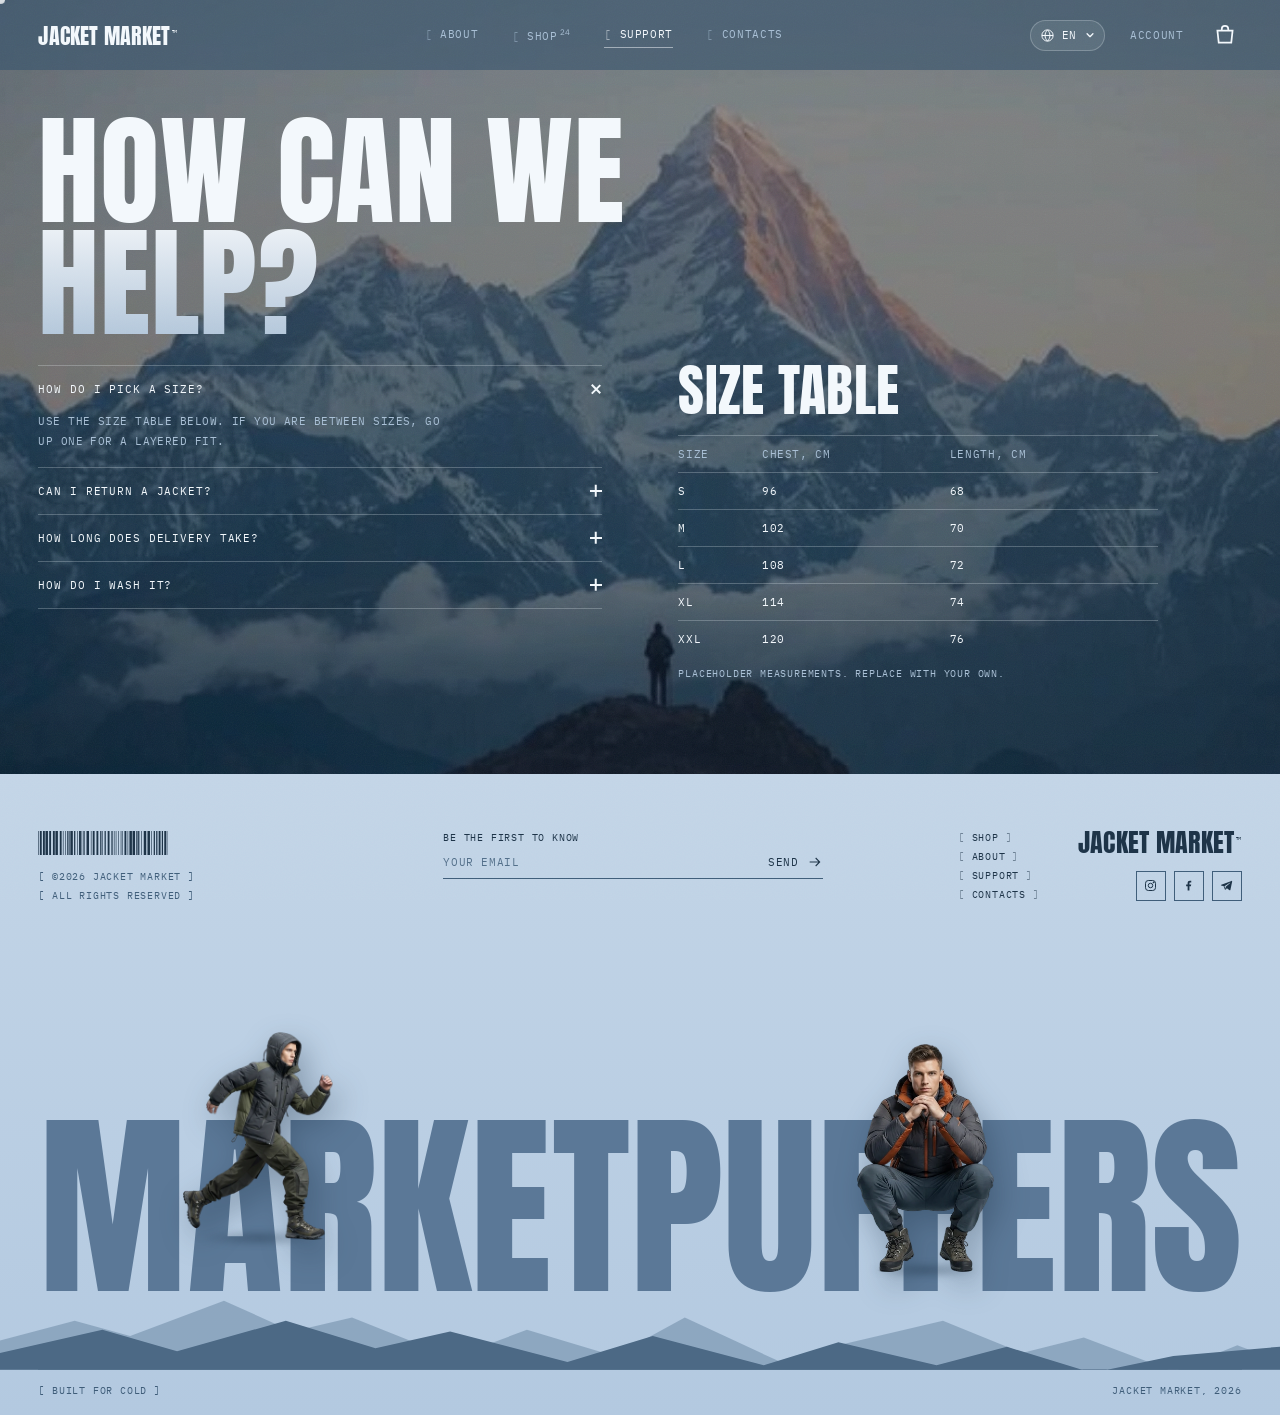
<file: support.html>
<!DOCTYPE html>
<html lang="en">
<head>
<meta charset="utf-8">
<script>try{if(!matchMedia("(prefers-reduced-motion:reduce)").matches&&!sessionStorage.jmp){sessionStorage.jmp=1;document.documentElement.classList.add("pre")}}catch(e){}</script>
<meta name="viewport" content="width=device-width, initial-scale=1, viewport-fit=cover">
<title>Support – Jacket Market</title>
<link rel="preconnect" href="https://fonts.googleapis.com">
<link href="https://fonts.googleapis.com/css2?family=Anton&family=IBM+Plex+Mono:wght@400;500&family=Oswald:wght@600&family=Permanent+Marker&display=swap" rel="stylesheet">
<link rel="stylesheet" href="assets/site.css">
<link rel="stylesheet" href="assets/footer.css">
<link rel="stylesheet" href="assets/cart.css">
<link rel="stylesheet" href="assets/page-bg.css">
<link rel="stylesheet" href="assets/motion.css">
<link rel="stylesheet" href="assets/motion2.css">
</head>
<body data-page="support">
<main id="app"></main>
<script src="assets/i18n.js"></script>
<script src="assets/art.js"></script>
<script src="assets/site.js"></script>
<script src="assets/motion.js"></script>
<script src="assets/motion2.js"></script>
</body>
</html>
</file>
<file: assets/site.css>
:root{--ice:#b3c9e0;--ice2:#d3e1ee;--steel:#4e6a85;--deep:#37526b;--night:#22394d;--ink:#0e1c29;--w:#f3f8fc;--mute:#a8bfd5;--line:rgba(243,248,252,.24);--glow:rgba(150,50,45,.3);--px:clamp(18px,3vw,44px);--ch:22px;--f1:'Anton','Oswald','Barlow Condensed','Arial Narrow',Impact,sans-serif;--f2:'IBM Plex Mono',ui-monospace,Menlo,Consolas,monospace;box-sizing:border-box}
*,*::before,*::after{box-sizing:inherit}
html{scroll-behavior:smooth}
body{margin:0;min-height:100dvh;font-family:var(--f2);color:var(--w);background:linear-gradient(#bfd2e5,#9fb8d1) fixed;overflow-x:hidden;animation:pg .5s ease both}
body.out{opacity:0;transition:opacity .25s}@keyframes pg{from{opacity:0}}
body::after{content:"";position:fixed;inset:0;z-index:90;pointer-events:none;opacity:.07;mix-blend-mode:overlay;background:url("data:image/svg+xml;utf8,<svg xmlns='http://www.w3.org/2000/svg' width='180' height='180'><filter id='n'><feTurbulence type='fractalNoise' baseFrequency='.9' numOctaves='2'/></filter><rect width='180' height='180' filter='url(%23n)'/></svg>")}
button,input,textarea{font:inherit;color:inherit}button{cursor:pointer;border:0;background:none;padding:0}
a{color:inherit}svg,img{display:block}
:focus-visible{outline:2px solid var(--w);outline-offset:3px}
.ch{clip-path:polygon(0 0,calc(100% - var(--ch)) 0,100% var(--ch),100% 100%,var(--ch) 100%,0 calc(100% - var(--ch)))}
.frame{position:relative;margin:0;min-height:100dvh;display:flex;flex-direction:column;background:radial-gradient(60% 45% at 50% 30%,var(--glow),transparent 75%),linear-gradient(#557590,#456480 55%,#37536b);overflow:clip;transition:--glow .9s}
header.top{position:sticky;top:0;z-index:30;display:flex;align-items:center;justify-content:space-between;padding:18px var(--px);font-size:11px;letter-spacing:.06em;text-transform:uppercase}
header.top::before{content:"";position:absolute;inset:0;z-index:-1;background:rgba(55,83,107,.62);backdrop-filter:blur(14px);-webkit-backdrop-filter:blur(14px)}
.logo{font-family:var(--f1);font-size:22px;letter-spacing:.01em;text-decoration:none}.logo sup{font-size:9px;font-family:var(--f2);margin-left:2px}
nav{display:flex;gap:clamp(16px,2.6vw,40px)}nav a,.acct a{text-decoration:none;color:var(--mute);transition:color .2s}
nav a::before{content:"[ ";opacity:.5}nav a::after{content:" ]";opacity:.5}
nav a:hover,nav a[aria-current],.acct a:hover{color:var(--w)}nav sup{font-size:8px;margin-left:2px}
.acct{display:flex;gap:24px;align-items:center}.cart{display:flex;align-items:center;gap:8px;color:var(--w)!important}
.cart b{background:var(--w);color:var(--ink);font-weight:500;min-width:22px;height:20px;padding:0 6px;display:grid;place-items:center;transition:transform .3s cubic-bezier(.3,1.6,.5,1)}.cart b.pop{transform:scale(1.4)}
.menu{display:none}
main{position:relative;flex:1;padding:clamp(24px,5vh,64px) var(--px) 80px}
.abm{position:absolute;left:0;right:0;bottom:0;height:52%;opacity:.2;pointer-events:none}.abm svg{width:100%;height:100%}
h1,h2,h3{font-family:var(--f1);font-weight:400;text-transform:uppercase;line-height:.92;letter-spacing:.005em;margin:0}
h1{font-size:clamp(52px,9.5vw,160px);margin-bottom:26px}h2{font-size:clamp(30px,4.4vw,68px);margin-bottom:18px}
.tone{background:linear-gradient(#fff,#9fb8d1);-webkit-background-clip:text;background-clip:text;-webkit-text-fill-color:transparent;color:var(--ice)}
.mono,.sm{font-size:10px;letter-spacing:.08em;text-transform:uppercase;color:var(--mute);margin:0 0 14px}
.lead{font-size:11px;line-height:1.8;letter-spacing:.04em;text-transform:uppercase;color:var(--mute);max-width:52ch;margin:0 0 30px}
.rise{opacity:0;transform:translateY(34px);animation:rise .9s cubic-bezier(.2,.8,.2,1) forwards;animation-delay:calc(var(--i,0)*90ms + 150ms)}@keyframes rise{to{opacity:1;transform:none}}
.btn{--ch:12px;background:var(--w);color:var(--ink);padding:14px 24px;font-size:11px;letter-spacing:.08em;text-transform:uppercase;font-weight:500;display:inline-flex;gap:10px;align-items:center;text-decoration:none;transition:transform .2s,background .2s;clip-path:polygon(0 0,calc(100% - var(--ch)) 0,100% var(--ch),100% 100%,var(--ch) 100%,0 calc(100% - var(--ch)))}
.btn:hover{background:var(--ice2)}.btn:active{transform:scale(.97)}
.lnk{font-size:11px;letter-spacing:.08em;text-transform:uppercase;text-decoration:underline;text-underline-offset:5px;background:none}
.btns{display:flex;align-items:center;gap:22px;flex-wrap:wrap}
.dot{border-top:1px solid var(--line);padding-top:14px;margin-top:14px}
.price{font-size:15px;letter-spacing:.04em}.price s{color:var(--mute);margin-left:8px}
.bgword{position:absolute;left:50%;top:4%;transform:translateX(-50%);font-family:var(--f1);font-size:24vw;color:rgba(255,255,255,.06);white-space:nowrap;pointer-events:none;user-select:none;z-index:0}
.hex{width:76px;height:76px;display:grid;place-items:center;color:var(--w);transition:transform .5s cubic-bezier(.2,.8,.2,1)}.hex svg{width:100%;height:100%}.hex:hover{transform:rotate(45deg)}.hex:hover svg path{transform:rotate(-45deg);transform-origin:center}
/* shop */
.grid{display:grid;grid-template-columns:repeat(5,1fr);gap:clamp(14px,1.8vw,26px)}
.card.feat{grid-column:span 2;display:block}.card.feat .pic{aspect-ratio:auto;height:100%;min-height:340px;background:linear-gradient(135deg,#2a4359,#46657f);display:block;position:relative}
.feat .sp{position:absolute;inset:-10% 0 auto;opacity:.32}.feat .sp svg{width:100%;height:auto}.card.feat img{position:absolute;right:-3%;bottom:-5%;width:auto;height:96%}
.feat .ft{position:absolute;left:clamp(16px,2vw,28px);top:clamp(16px,2vw,28px);z-index:2}.feat .ft h3{font-size:clamp(34px,3.6vw,64px);margin-bottom:10px}.feat .ft .price{margin-top:10px}
.card{display:block;text-decoration:none;perspective:900px}
.card .pic{--ch:26px;position:relative;aspect-ratio:3/4;background:radial-gradient(60% 55% at 50% 56%,rgba(255,255,255,.55),transparent 75%),var(--ice);display:grid;place-items:center;overflow:hidden;clip-path:polygon(0 0,calc(100% - var(--ch)) 0,100% var(--ch),100% 100%,var(--ch) 100%,0 calc(100% - var(--ch)))}
.card img{width:88%;transition:transform .25s ease-out;filter:drop-shadow(0 22px 18px rgba(20,40,60,.35));will-change:transform}
.card .meta{display:grid;gap:3px;padding:14px 0;font-size:10px;letter-spacing:.07em;text-transform:uppercase;line-height:1.5}
.card .meta b{font-weight:500}.card .meta small{font-size:10px;color:var(--mute);display:flex;align-items:center;gap:8px}.card .meta .pr{margin-top:3px}
.card .meta i,.dotc{width:9px;height:9px;border-radius:50%;box-shadow:0 0 0 1px rgba(255,255,255,.7)}
.card .view{position:absolute;left:0;right:0;bottom:0;background:var(--ink);color:var(--w);font-size:10px;letter-spacing:.08em;text-transform:uppercase;padding:12px 16px;transform:translateY(101%);transition:transform .35s cubic-bezier(.2,.8,.2,1)}
.card:hover .view,.card:focus-visible .view{transform:none}
/* product */
.pd{display:grid;grid-template-columns:minmax(0,1.25fr) minmax(280px,.75fr);gap:clamp(24px,5vw,80px);align-items:center;position:relative;z-index:1}
.pd .stage{position:relative;aspect-ratio:1;max-height:76vh;margin:auto;width:100%;display:grid;place-items:center}
.pd .stage img{width:100%;height:100%;object-fit:contain;filter:drop-shadow(0 30px 26px rgba(10,25,40,.4));animation:fl 5s ease-in-out infinite;transition:opacity .25s,transform .5s cubic-bezier(.2,.8,.2,1)}
.pd .stage img.sw{opacity:0;transform:scale(.9) rotateY(40deg)}@keyframes fl{50%{translate:0 -10px}}
.pd .shadow{position:absolute;left:50%;bottom:3%;width:36%;height:3%;margin-left:-18%;border-radius:50%;background:rgba(10,25,40,.45);filter:blur(14px)}
.thumbs{display:flex;flex-wrap:wrap;gap:8px;margin:20px 0 4px}
.thumbs button{--ch:9px;width:46px;height:54px;background:var(--ice);display:grid;place-items:center;transition:background .25s,transform .25s;clip-path:polygon(0 0,calc(100% - var(--ch)) 0,100% var(--ch),100% 100%,var(--ch) 100%,0 calc(100% - var(--ch)))}
.thumbs button[aria-pressed=true]{background:var(--w);transform:translateY(-3px)}.thumbs img{width:88%;height:88%;object-fit:contain}
.sizes{display:flex;gap:14px;margin-bottom:14px}
.sizes button{font-size:12px;color:var(--mute);letter-spacing:.06em}.sizes button[aria-pressed=true]{color:var(--w)}
.sizes button[aria-pressed=true]::before{content:"[ "}.sizes button[aria-pressed=true]::after{content:" ]"}
.qty{display:inline-flex;align-items:center;border:1px solid var(--line)}.qty button{width:34px;height:36px;font-size:16px}.qty span{min-width:26px;text-align:center;font-size:12px}
details{border-top:1px solid var(--line)}details:last-of-type{border-bottom:1px solid var(--line)}
summary{list-style:none;display:flex;justify-content:space-between;align-items:center;padding:16px 0;font-size:11px;letter-spacing:.08em;text-transform:uppercase;cursor:pointer}summary::-webkit-details-marker{display:none}
summary i{width:12px;height:12px;position:relative;transition:transform .35s}summary i::before,summary i::after{content:"";position:absolute;background:var(--w);left:0;top:5px;width:12px;height:1.5px}summary i::after{transform:rotate(90deg)}
details[open] summary i{transform:rotate(135deg)}
details .ans{display:grid;grid-template-rows:0fr;transition:grid-template-rows .4s ease}details[open] .ans{grid-template-rows:1fr}
.ans>div{overflow:hidden}.ans p{margin:0 0 16px;font-size:11px;line-height:1.8;letter-spacing:.04em;text-transform:uppercase;color:var(--mute);max-width:60ch}
table{border-collapse:collapse;width:100%;font-size:11px;letter-spacing:.06em;text-transform:uppercase;max-width:480px}td,th{padding:11px 0;border-top:1px solid var(--line);text-align:left;font-weight:400}th{color:var(--mute)}
.two{display:grid;grid-template-columns:1fr 1fr;gap:clamp(24px,6vw,100px)}
.statement{font-family:var(--f1);text-transform:uppercase;font-size:clamp(34px,6vw,96px);line-height:.98;max-width:18em;margin:12vh 0}.statement span{opacity:.14;transition:opacity .3s}
.specs{display:grid;grid-template-columns:repeat(3,1fr);gap:20px;border-top:1px solid var(--line);padding-top:24px}
.specs b{display:block;font-family:var(--f1);font-weight:400;font-size:clamp(56px,9vw,140px);line-height:1}.specs small{font-size:10px;letter-spacing:.08em;text-transform:uppercase;color:var(--mute)}
form{display:grid;gap:18px;max-width:440px}label{font-size:10px;letter-spacing:.08em;text-transform:uppercase;color:var(--mute);display:grid;gap:6px}
input,textarea{background:transparent;border:0;border-bottom:1px solid var(--line);padding:8px 0;font-size:13px;outline:0;transition:border-color .25s}input:focus,textarea:focus{border-color:var(--w)}textarea{min-height:90px;resize:vertical}
.big{font-family:var(--f1);text-transform:uppercase;font-size:clamp(26px,3.4vw,52px);line-height:1.05}.big a{text-decoration:none}.big a:hover{color:var(--ice)}
.row{display:grid;grid-template-columns:90px 1fr auto auto;gap:20px;align-items:center;padding:16px 0;border-top:1px solid var(--line);animation:rise .6s both}
.row img{--ch:12px;width:90px;height:100px;object-fit:contain;background:var(--ice);clip-path:polygon(0 0,calc(100% - var(--ch)) 0,100% var(--ch),100% 100%,var(--ch) 100%,0 calc(100% - var(--ch)))}
.row b{font-family:var(--f1);font-weight:400;font-size:22px;text-transform:uppercase}.row.rm{opacity:0;transform:translateX(30px);transition:.3s}
.tot{max-width:340px;margin-left:auto;margin-top:24px;font-size:11px;letter-spacing:.06em;text-transform:uppercase}.tot div{display:flex;justify-content:space-between;padding:6px 0}.tot .g{font-family:var(--f1);font-size:28px;border-top:1px solid var(--line);margin-top:6px;padding-top:12px}
.toast,.h-t{position:fixed;left:50%;bottom:calc(24px + env(safe-area-inset-bottom,0px));transform:translate(-50%,200%);background:var(--w);color:var(--ink);font-size:11px;letter-spacing:.06em;text-transform:uppercase;padding:13px 20px;z-index:95;transition:transform .4s cubic-bezier(.2,.8,.2,1)}.toast.on,.h-t.on{transform:translate(-50%,0)}
footer{position:relative;display:flex;justify-content:space-between;align-items:center;gap:16px;border-top:1px solid var(--line);margin:0 var(--px);padding:20px 0 28px;font-size:10px;letter-spacing:.08em;text-transform:uppercase;color:var(--mute)}
@media(max-width:1100px){.grid{grid-template-columns:repeat(3,1fr)}}
@media(max-width:860px){
 .grid{grid-template-columns:repeat(2,1fr)}.card.feat{min-height:380px}
 .menu{display:block;font-size:11px;text-transform:uppercase}
 nav{position:fixed;inset:0;z-index:-1;background:#2c4660;flex-direction:column;justify-content:center;padding:var(--px);gap:14px;font-family:var(--f1);font-size:48px;text-transform:uppercase;letter-spacing:0;clip-path:inset(0 0 100% 0);transition:clip-path .5s cubic-bezier(.7,0,.2,1)}nav.open{clip-path:inset(0)}
 nav a::before,nav a::after{content:""}.acct a:not(.cart){display:none}
 .two,.specs,.pd{grid-template-columns:1fr}.row{grid-template-columns:70px 1fr auto}.row>:last-child{grid-column:2/4}.row img{width:70px;height:80px}.card .view{transform:none}footer .bc{display:none}
}
@media(max-width:520px){.grid{grid-template-columns:1fr}.card.feat{grid-column:auto}}
@media(prefers-reduced-motion:reduce){*,*::before,*::after{animation-duration:.01ms!important;transition-duration:.01ms!important}.rise{opacity:1;transform:none}}

/* ---- model photo layout (portrait photos in chamfered frames) ---- */
.card .pic{background:var(--ice);display:block}
.card .pic img{position:absolute;inset:0;width:100%;height:100%;object-fit:cover;filter:none;transition:transform .45s cubic-bezier(.2,.8,.2,1)}
.card:hover .pic img{transform:scale(1.04)}
.grid{grid-template-columns:repeat(4,1fr)}
.card.feat{grid-column:span 2;grid-row:span 2}
.card.feat .pic{min-height:420px;background:linear-gradient(135deg,#2a4359,#46657f)}
.card.feat img{position:absolute;inset:0 0 0 auto;right:0;bottom:auto;width:62%;height:100%;object-fit:cover;filter:none;clip-path:polygon(var(--ch) 0,100% 0,100% 100%,0 100%,0 var(--ch))}
.card.feat .pic{--ch:34px}
.pd .stage{aspect-ratio:auto;height:min(78vh,760px);max-height:none;width:auto;justify-self:center}
.pd .stage img{--ch:34px;position:relative;width:auto;height:100%;aspect-ratio:860/1068;max-width:100%;object-fit:cover;filter:none;animation:none;clip-path:polygon(0 0,calc(100% - var(--ch)) 0,100% var(--ch),100% 100%,var(--ch) 100%,0 calc(100% - var(--ch)))}
.pd .stage img.sw{transform:scale(.96);opacity:0}
.pd .shadow{display:none}
.thumbs button{width:52px;height:64px}.thumbs img{width:100%;height:100%;object-fit:cover}
.row img{object-fit:cover;height:112px}
@media(max-width:1100px){.grid{grid-template-columns:repeat(2,1fr)}.card.feat{grid-row:auto}.card.feat .pic{min-height:460px}}
@media(max-width:520px){.grid{grid-template-columns:1fr}.pd .stage{height:68vh}}
</file>
<file: assets/footer.css>
/* ---- Footer: giant wordmark with two models ---- */
footer.jf{--jt:#1d3347;--jm:#3f5d79;--jw:#7f9cb7;display:block;position:relative;margin:0;padding:clamp(28px,4.5vw,64px) var(--px) 0;border:0;background:linear-gradient(#c3d5e7,#b3c9e0);color:var(--jt);font-size:10px;letter-spacing:.08em;text-transform:uppercase;overflow:hidden;isolation:isolate}
.jf-top{display:grid;grid-template-columns:minmax(150px,1fr) minmax(240px,1.3fr) auto minmax(120px,auto);gap:clamp(20px,3vw,48px);align-items:start;position:relative;z-index:4}
.jf-a svg{display:block;height:24px;width:auto;max-width:130px;fill:var(--jt);margin-bottom:12px}
.jf p{margin:0;line-height:1.9;color:var(--jm)}
footer.jf form{display:grid;gap:10px;max-width:380px}
footer.jf label{color:var(--jt);font-size:10px}
.jf .fr{display:flex;gap:12px;align-items:center;border-bottom:1px solid var(--jm);padding-bottom:8px}
.jf input{flex:1;min-width:0;border:0;color:var(--jt);font-size:11px;letter-spacing:.06em;text-transform:uppercase;padding:0}
.jf input::placeholder{color:var(--jm);opacity:.85}
.jf input:focus{outline:0}.jf .fr:focus-within{border-color:var(--jt)}
.jf .fr button{font-size:11px;letter-spacing:.08em;text-transform:uppercase;color:var(--jt);display:inline-flex;gap:8px;align-items:center}
.jf .fr button svg{width:16px;height:16px;transition:transform .25s}.jf .fr button:hover svg{transform:translateX(4px)}
.jf-n{display:grid;gap:6px;justify-items:start}
.jf-n a,.jf-r a{text-decoration:none;color:var(--jt)}
.jf-n a::before{content:"[ ";opacity:.5}.jf-n a::after{content:" ]";opacity:.5}
.jf-n a:hover{color:var(--jm)}
.jf-r{display:grid;gap:16px;justify-items:end}
.jf-logo{font-family:var(--f1);font-size:26px;line-height:.9;letter-spacing:.01em;text-align:right}.jf-logo sup{font-family:var(--f2);font-size:9px;margin-left:2px}
.jf-soc{display:flex;gap:8px}.jf-soc a{width:30px;height:30px;border:1px solid var(--jm);display:grid;place-items:center;transition:background .2s,color .2s}
.jf-soc a:hover{background:var(--jt);color:#e9f1f8}.jf-soc svg{width:15px;height:15px}
.jf a:focus-visible{outline:2px solid var(--jt);outline-offset:3px}
/* wordmark + models */
.jf-big{--fs:clamp(46px,15.5vw,320px);position:relative;z-index:2;margin-top:clamp(10px,2vw,28px);padding-top:calc(var(--fs)*.8);padding-bottom:calc(var(--fs)*.13);user-select:none}
.jf-w{display:block;position:relative;z-index:1;text-align:center;white-space:nowrap;font-family:var(--f1);font-size:var(--fs);line-height:.8;text-transform:uppercase;letter-spacing:0;color:#5b7897;padding-bottom:.02em}
/* models stand IN FRONT of the giant wordmark, each on its own level (like the reference) */
.fm{position:absolute;z-index:2;bottom:calc(var(--fs)*var(--b) + var(--fs)*.13);left:var(--l);height:calc(var(--fs)*var(--k));aspect-ratio:var(--ar)}
.fm img{display:block;width:100%;height:100%;object-fit:contain;filter:drop-shadow(.5vw 1vw 1.2vw rgba(25,45,65,.35))}
.fm::after{content:"";position:absolute;left:10%;right:10%;bottom:calc(var(--fs)*-.03);height:calc(var(--fs)*.08);border-radius:50%;background:radial-gradient(closest-side,rgba(25,45,65,.4),transparent);filter:blur(3px);z-index:-1}
.fm.m1{--l:12%;--k:1.05;--ar:648/900;--b:.06}
.fm.m2{--l:68%;--k:1.15;--ar:544/900;--b:-.1}
.jf-mt{position:relative;z-index:1;height:clamp(34px,6vw,100px);margin:clamp(6px,1.2vw,18px) calc(var(--px)*-1) 0;pointer-events:none}
.jf-mt svg{display:block;width:100%;height:100%}
.jf-base{position:relative;z-index:4;display:flex;justify-content:space-between;gap:16px;padding:14px 0 18px;margin-top:-1px;color:var(--jm);border-top:1px solid rgba(63,93,121,.35)}
@media(max-width:860px){
 .jf-top{grid-template-columns:1fr 1fr;row-gap:26px}
 footer.jf form{grid-column:1/-1;order:-1;max-width:none}
 .jf-r{justify-items:start}.jf-logo{text-align:left}
 .jf-a svg{height:20px}
}
@media(max-width:520px){.jf-base{flex-direction:column;gap:6px}}
</file>
<file: assets/home.css>
body[data-page=home] main{padding:0}
.hero{position:relative;display:grid;grid-template-columns:minmax(250px,.9fr) minmax(0,1.3fr) minmax(210px,300px);gap:20px;padding:clamp(10px,3vh,36px) var(--px) clamp(20px,4vh,44px);height:max(620px,calc(100dvh - var(--hh,62px)));overflow:hidden}
.hz{position:absolute;pointer-events:none}.hz svg{width:100%;height:100%}
.hz.sp{left:4%;right:4%;top:50%;transform:translateY(-52%);opacity:.34}.hz.sp svg{height:auto}
.hz.mt{left:0;right:0;bottom:0;height:46%;opacity:.3}
.hl{position:relative;z-index:3;display:flex;flex-direction:column;justify-content:space-between;grid-column:1}
.hl h1{font-size:clamp(44px,5.4vw,96px);margin:0}
.spec{margin:0 0 26px;font-size:10px;letter-spacing:.08em;text-transform:uppercase;display:grid;gap:14px}.spec div{display:flex;gap:26px;align-items:center}.spec dt{color:var(--mute);width:52px}.spec dd{margin:0;display:flex;gap:12px;flex-wrap:wrap;align-items:center}
.spec dd button{font-size:11px;color:var(--mute);letter-spacing:.06em}.spec dd button[aria-pressed=true]{color:var(--w)}.spec dd button[aria-pressed=true]::before{content:"[ "}.spec dd button[aria-pressed=true]::after{content:" ]"}
.spec dd .dotc{display:block;width:14px;height:14px;transition:transform .25s}.spec dd .dotc[aria-pressed=true]{transform:scale(1.35);box-shadow:0 0 0 2px var(--w)}.spec dd .dotc::before,.spec dd .dotc::after{content:none!important}
.buy{display:flex;align-items:center;gap:18px}.buy .mono{margin:0 0 4px;display:block}.buy .price{font-size:22px}
.stage{position:relative;z-index:2;grid-column:2;perspective:1400px}
.fl{position:absolute;inset:0;animation:fl 6s ease-in-out infinite;transform-style:preserve-3d;transform:rotateY(calc(var(--ry,0)*1deg)) rotateX(calc(var(--rx,0)*1deg))}
.jk{position:absolute;left:50%;top:50%;height:100%;max-width:125%;aspect-ratio:1;opacity:0;transform:translate(-50%,-44%) scale(.84) rotateY(-45deg);transition:opacity .8s,transform 1.1s cubic-bezier(.2,.8,.2,1);filter:drop-shadow(0 34px 30px rgba(8,22,36,.45));user-select:none;-webkit-user-drag:none}
.jk.in{opacity:1;transform:translate(-50%,-50%)}.jk.out{opacity:0;transform:translate(-50%,-58%) scale(.9) rotateY(45deg)}
.stage .shadow{position:absolute;left:50%;bottom:1%;width:42%;height:3%;margin-left:-21%;border-radius:50%;background:rgba(8,22,36,.5);filter:blur(16px)}
.hr{position:relative;z-index:3;grid-column:3;display:flex;flex-direction:column;justify-content:space-between;align-items:flex-end}.hr .mono{text-align:right}
.nx{display:flex;gap:12px;justify-content:flex-end;margin-bottom:18px}
.nxc{--ch:16px;position:relative;width:46%;aspect-ratio:3/4;background:var(--ice);display:grid;place-items:center;clip-path:polygon(0 0,calc(100% - var(--ch)) 0,100% var(--ch),100% 100%,var(--ch) 100%,0 calc(100% - var(--ch)));transition:transform .4s cubic-bezier(.2,.8,.2,1),background .3s}
.nxc:hover{transform:translateY(-6px);background:var(--w)}.nxc img{width:92%;filter:drop-shadow(0 10px 8px rgba(20,40,60,.3))}.nxc span{position:absolute;left:10px;bottom:8px;font-size:9px;color:var(--ink);letter-spacing:.08em}
.cnt{display:flex;align-items:center;gap:12px;font-size:11px;letter-spacing:.08em;justify-content:flex-end}.cnt i{width:90px;height:1px;background:var(--line);position:relative}.cnt u{position:absolute;left:0;top:-1px;height:3px;background:var(--w);width:11%;transition:width .6s}
/* 1 quiet */
.h-q{position:relative;min-height:125vh;padding:16vh var(--px) 12vh;display:grid;align-content:space-between;overflow:hidden}
.h-q h2{font-size:clamp(46px,8vw,140px);max-width:7em;position:relative;z-index:1}
.h-q .r{justify-self:end;text-align:right;position:relative;z-index:3}
.h-q .qj{position:absolute;left:50%;top:50%;height:min(74vh,80vw);aspect-ratio:1;z-index:2;filter:drop-shadow(0 40px 34px rgba(8,22,36,.45));will-change:transform}
.h-q .tl{position:absolute;left:var(--px);bottom:6vh;z-index:3;margin:0;line-height:1.9}
.h-q .buy{position:absolute;right:var(--px);top:46%;z-index:3}
/* 2 rail */
.h-rail{height:340vh}.h-pin{position:sticky;top:0;height:100vh;height:100dvh;display:flex;flex-direction:column;justify-content:center;overflow:hidden;gap:3vh}
.h-head{display:flex;justify-content:space-between;align-items:flex-end;padding:0 var(--px)}.h-head h2{margin:0}
.h-track{display:flex;gap:clamp(14px,2vw,28px);padding:0 var(--px);will-change:transform}
.h-card{flex:none;width:clamp(210px,22vw,330px)}
.h-bar{margin:0 var(--px);height:1px;background:var(--line);position:relative}.h-bar i{position:absolute;left:0;top:-1px;height:3px;width:100%;background:var(--w);transform-origin:left;transform:scaleX(0)}
/* 3 tech */
.h-feat{height:360vh}.h-feat .h-pin{display:grid;grid-template-columns:1.1fr .9fr;align-items:center;padding:0 var(--px);gap:4vw}
.h-feat .st{position:relative;height:80vh;display:grid;place-items:center;perspective:1200px}
.h-feat .st img{height:92%;width:auto;max-width:100%;object-fit:contain;filter:drop-shadow(0 30px 28px rgba(8,22,36,.4));will-change:transform}
.h-feat ol{list-style:none;margin:0;padding:0;display:grid;gap:clamp(16px,4vh,36px)}
.h-feat li{opacity:.2;transition:opacity .5s,transform .5s;border-top:1px solid var(--line);padding-top:16px}.h-feat li.on{opacity:1;transform:translateX(14px)}
.h-feat h3{font-size:clamp(34px,4.6vw,76px);margin-bottom:10px}.h-feat li p{margin:0;font-size:11px;letter-spacing:.04em;text-transform:uppercase;line-height:1.8;color:var(--mute);max-width:38ch}
/* 4 colour */
.h-col{min-height:100vh;padding:14vh var(--px);display:grid;grid-template-columns:auto 1fr;gap:4vw;align-items:center;background:var(--c,#dcbbb6);color:var(--ink);transition:background-color .8s ease;overflow:hidden}
.h-col .sw{display:grid;grid-template-columns:repeat(3,52px);gap:10px;z-index:2}
.h-col .sw button{width:52px;height:52px;border-radius:50%;border:2px solid transparent;box-shadow:inset 0 0 0 2px rgba(255,255,255,.55);transition:transform .3s cubic-bezier(.3,1.6,.5,1),border-color .3s}
.h-col .sw button:hover{transform:scale(1.12)}.h-col .sw button[aria-pressed=true]{border-color:var(--ink);transform:scale(1.12)}
.h-col .big{position:relative;display:grid;place-items:center;min-height:70vh}.h-col .gw{position:absolute;font-family:var(--f1);font-size:clamp(100px,22vw,360px);color:rgba(255,255,255,.45);white-space:nowrap;user-select:none;pointer-events:none;text-transform:uppercase}
.h-col .big img{position:relative;height:66vh;max-width:100%;object-fit:contain;filter:drop-shadow(0 30px 28px rgba(20,35,50,.35));transition:opacity .25s,transform .55s cubic-bezier(.2,.8,.2,1)}
.h-col .big img.sw{opacity:0;transform:translateY(30px) scale(.92) rotate(-4deg)}
.h-col .inf{grid-column:1/-1;display:flex;justify-content:space-between;align-items:flex-end;gap:20px;flex-wrap:wrap;z-index:2}.h-col h2{margin:0;font-size:clamp(40px,6vw,96px)}
.h-col .btn{background:var(--ink);color:var(--w)}
/* 5 end */
.h-end{position:relative;min-height:130vh;padding:14vh var(--px) 28px;display:flex;flex-direction:column;justify-content:space-between;background:linear-gradient(#233b50,#2a3b4a 45%,#0e151d);overflow:hidden}
.h-end .spr{position:absolute;left:2%;right:2%;top:8%;opacity:.26;pointer-events:none}.h-end .spr svg{width:100%;height:auto}
.h-end .mtn{position:absolute;left:0;right:0;bottom:0;height:82%;pointer-events:none;z-index:0;background:url(../images/mountain.webp) 12% 100%/auto 100% no-repeat;-webkit-mask-image:linear-gradient(transparent,#000 30%);mask-image:linear-gradient(transparent,#000 30%)}
.h-end .mtn::after{content:"";position:absolute;inset:0;background:linear-gradient(90deg,rgba(16,30,44,.78),rgba(16,30,44,.2) 62%,rgba(16,30,44,0)),linear-gradient(rgba(36,64,92,.34),rgba(36,64,92,.34))}
.h-end>*:not(.spr):not(.mtn){position:relative;z-index:2}
.h-end .top2{display:flex;justify-content:space-between;gap:30px;max-width:100%}.h-end .top2 p{max-width:30ch;line-height:1.9;margin:0}
.h-end h2{font-size:clamp(54px,11.5vw,210px);margin:0}.h-end h2 span{display:block;overflow:hidden}.h-end h2 em{display:block;font-style:normal;transform:translateY(105%);transition:transform 1.1s cubic-bezier(.2,.8,.2,1)}
.h-end.in h2 em{transform:none}.h-end.in h2 span:nth-child(2) em{transition-delay:.12s}.h-end.in h2 span:nth-child(3) em{transition-delay:.24s}
.h-end .row2{display:flex;justify-content:space-between;gap:30px;flex-wrap:wrap;align-items:flex-end;margin:6vh 0 4vh}
.h-end form{display:flex;gap:12px;border-bottom:1px solid var(--line);padding-bottom:8px;min-width:min(380px,100%);max-width:none}.h-end input{flex:1;border:0;font-size:12px;letter-spacing:.06em;text-transform:uppercase}
.h-end form button{font-size:11px;letter-spacing:.08em;text-transform:uppercase;border-bottom:1px solid var(--w)}
.h-end .ln{display:flex;gap:26px;flex-wrap:wrap;font-size:11px;letter-spacing:.08em;text-transform:uppercase}.h-end .ln a{text-decoration:none}.h-end .ln a:hover{color:var(--ice)}
.h-end .ft{display:flex;justify-content:space-between;align-items:center;font-size:10px;letter-spacing:.08em;text-transform:uppercase;color:var(--mute);border-top:1px solid var(--line);padding-top:16px}
@media(max-width:860px){
 .hero{display:flex;flex-direction:column;height:auto;min-height:0;gap:10px}.hl{order:1}.stage{order:2;min-height:50vh;flex:none}.hr{order:3;align-items:stretch}.hr>.mono{display:none}.nx{justify-content:flex-start}.nxc{width:30%}.cnt{justify-content:flex-start}
 .hl h1{font-size:54px;line-height:1}.hz.sp{top:34%}
 .h-q .buy{position:static;margin-top:20px}.h-q .tl{display:none}.h-q{min-height:110vh}
 .h-feat .h-pin{grid-template-columns:1fr;grid-template-rows:46% auto;padding-top:20px}.h-feat .st{height:100%}
 .h-col{grid-template-columns:1fr}.h-col .sw{grid-template-columns:repeat(9,1fr);gap:6px}.h-col .sw button{width:100%;height:auto;aspect-ratio:1}.h-col .big img{height:50vh}
 .h-head{flex-direction:column;align-items:flex-start;gap:8px}.h-end .top2{flex-direction:column}
}
@media(prefers-reduced-motion:reduce){.h-rail,.h-feat{height:auto}.h-pin{position:static;height:auto;padding:12vh 0}.h-track{overflow-x:auto;transform:none!important}.h-feat li{opacity:1}.h-end h2 em{transform:none}.fl{animation:none}}

.h-end{min-height:120vh}


/* ---- model photo layout ---- */
.stage .shadow{display:none}
.jk{--ch:36px;height:100%;width:auto;max-width:100%;aspect-ratio:860/1068;object-fit:cover;filter:none;clip-path:polygon(0 0,calc(100% - var(--ch)) 0,100% var(--ch),100% 100%,var(--ch) 100%,0 calc(100% - var(--ch)))}
.stage::before{content:"";position:absolute;left:50%;top:50%;width:80%;aspect-ratio:1;transform:translate(-50%,-50%);background:radial-gradient(closest-side,var(--glow),transparent);filter:blur(30px);z-index:-1}
.nxc img{position:absolute;inset:0;width:100%;height:100%;object-fit:cover;filter:none}.nxc span{z-index:2;color:var(--ink);background:rgba(243,248,252,.8);padding:2px 5px}
.h-q .qj{--ch:40px;height:min(78vh,92vw*1.24);aspect-ratio:860/1068;object-fit:cover;filter:none;clip-path:polygon(0 0,calc(100% - var(--ch)) 0,100% var(--ch),100% 100%,var(--ch) 100%,0 calc(100% - var(--ch)))}
.h-rail{height:230vh}
.h-card .pic{aspect-ratio:3/4}
.h-feat .st img{--ch:40px;height:90%;width:auto;aspect-ratio:860/1068;object-fit:cover;filter:none;clip-path:polygon(0 0,calc(100% - var(--ch)) 0,100% var(--ch),100% 100%,var(--ch) 100%,0 calc(100% - var(--ch)))}
.h-col .big img{--ch:40px;height:68vh;width:auto;aspect-ratio:860/1068;object-fit:cover;filter:none;clip-path:polygon(0 0,calc(100% - var(--ch)) 0,100% var(--ch),100% 100%,var(--ch) 100%,0 calc(100% - var(--ch)))}
.h-col .big img.sw{transform:translateY(24px) scale(.94);opacity:0}
@media(max-width:860px){.h-col .sw{grid-template-columns:repeat(5,1fr)}.h-col .big img{height:56vh}.h-q .qj{height:62vh}.stage{min-height:62vh}}
@media(max-width:860px){.h-end .mtn{background-position:52% 100%;height:60%}}
</file>
<file: assets/hero.css>
/* Arctic 01 hero — photo blended into a muted steel-blue field */
body[data-page=home] .frame{background:
 radial-gradient(34% 62% at 50% 46%,#a5b8c4 0%,#9aafbe 50%,transparent 100%),
 linear-gradient(100deg,#566f87 0%,#7a93a7 34%,#879fb1 58%,#5d768d 100%)}
body[data-page=home] header.top::before{background:rgba(96,120,140,.3)}
.hz.mt{display:none}
.hz.sp{left:12%;right:8%;top:5%;bottom:auto;height:90%;transform:none;opacity:.92;z-index:2}
.hz.sp svg{height:100%;width:100%}
.hl h1{font-size:clamp(46px,6.2vw,108px);line-height:.9;letter-spacing:-.005em;text-shadow:0 2px 24px rgba(40,60,80,.25)}
.hl h1 .tone{background:none;-webkit-text-fill-color:#fff;color:#fff}
.spec dd button{color:#d6e2ec}
.buy .price{font-family:var(--f1);font-size:clamp(24px,2.3vw,34px);letter-spacing:.02em}
/* centre stage: tall crop of the model, feathered into the background */
.stage{grid-column:1/-1;position:absolute;top:0;bottom:0;left:50%;width:min(62vw,860px);transform:translateX(-50%);perspective:none;z-index:1;min-height:0}
.stage::before{display:none}
.fl{animation:none;transform:translate3d(calc(var(--ry,0)*-1.4px),calc(var(--rx,0)*-1px),0)}
.jk{position:absolute;left:50%;top:3%;height:150%;width:auto;max-width:none;aspect-ratio:860/1068;clip-path:none;
 transform:translateX(-50%) scale(1.04);filter:brightness(.84) saturate(.82) contrast(1.06);
 -webkit-mask-image:radial-gradient(ellipse 42% 62% at 50% 53%,#000 64%,transparent 100%);mask-image:radial-gradient(ellipse 42% 62% at 50% 53%,#000 64%,transparent 100%);
 transition:opacity .9s,transform 1.2s cubic-bezier(.2,.8,.2,1)}
.jk.in{opacity:1;transform:translateX(-50%) scale(1)}
.jk.out{opacity:0;transform:translateX(-50%) scale(1.03)}
/* right rail */
.hero{grid-template-columns:minmax(260px,.9fr) minmax(0,1.2fr) minmax(220px,360px)}
.hr{align-items:flex-end;justify-content:flex-start;padding-top:0}
.hr>div:not(.soc){margin:auto 0}
.nx{gap:14px;margin-bottom:22px}
.nxc{--ch:0;width:clamp(120px,10.5vw,168px);aspect-ratio:3/4.4;clip-path:none;border-radius:6px;overflow:hidden;background:rgba(214,228,238,.9);box-shadow:0 14px 34px rgba(30,50,70,.22)}
.nxc:nth-child(2){margin-right:-34px}
.nxc img{object-fit:cover;object-position:50% 6%;transform:scale(1.75);transform-origin:50% 12%}
.nxc span{left:8px;bottom:8px;border-radius:2px}
.cnt{font-size:10px;text-shadow:0 1px 10px rgba(40,60,80,.55)}
.soc{display:flex;gap:10px;margin-top:auto}
.soc a{width:24px;height:24px;display:grid;place-items:center;background:rgba(243,248,252,.92);color:var(--steel);border-radius:3px;transition:background .2s,transform .2s}
.soc a:hover{background:#fff;transform:translateY(-2px)}.soc svg{width:14px;height:14px}
@media(max-width:860px){
 body[data-page=home] .frame{background:linear-gradient(#6a8399,#8aa2b4 45%,#6a8399)}
 .stage{grid-column:auto;position:relative;left:auto;transform:none;width:100%;height:66vh;order:2;flex:none}
 .jk{height:140%;top:0}
 .hz.sp{left:0;right:0;top:20%;height:46%}
 .hl h1{font-size:56px}.hl{gap:26px}
 .hr>div:not(.soc){margin:0}.nxc{width:30%}.nxc:nth-child(2){margin-right:0}.soc{margin-top:16px}
}

/* ===== Arctic 01 hero v2 — reference layout: big cut-out jacket in front of a soft graffiti wall ===== */
body[data-page=home] .frame{background:
 radial-gradient(38% 70% at 52% 46%,rgba(176,198,214,.55) 0%,rgba(120,146,166,.25) 55%,transparent 100%),
 linear-gradient(100deg,#4a6077 0%,#6a8296 32%,#7a92a5 55%,#566d83 100%)}
.hero::after{content:"";position:absolute;inset:0;z-index:0;pointer-events:none;background:radial-gradient(120% 90% at 50% 40%,transparent 55%,rgba(24,40,58,.38) 100%)}
/* soft graffiti BEHIND the jacket */
.hz.sp{left:18%;right:12%;top:4%;height:82%;z-index:0;opacity:.34;transform:none;mix-blend-mode:normal}
.hz.sp svg{width:100%;height:100%}
.stage{z-index:1;width:min(54vw,780px)}
.jk{top:6%;height:148%;max-width:none;-webkit-mask-image:none;mask-image:none;filter:drop-shadow(0 30px 40px rgba(14,28,44,.45)) saturate(.95) contrast(1.04);transform:translateX(-50%)}
.jk.in{opacity:1;transform:translateX(-50%) scale(1)}
.jk.out{opacity:0;transform:translateX(-50%) scale(1.03)}
.hero > .hl{z-index:3}
/* colour row: dots + name, like the reference spec block */
.spec dd .cname{margin-left:6px;font-size:10px;letter-spacing:.1em;color:#fff;border-bottom:1px solid #fff;padding-bottom:1px;text-transform:uppercase}
.spec{gap:16px}
.spec dd button[aria-pressed=true]{border-bottom:0}
/* right rail thumbnails: chamfered frames */
.nxc{--ch:18px;border-radius:0;box-shadow:none;clip-path:polygon(0 0,calc(100% - var(--ch)) 0,100% var(--ch),100% 100%,var(--ch) 100%,0 calc(100% - var(--ch)));background:rgba(188,206,220,.92)}
.nxc img{object-position:50% 8%;transform:scale(1.9);transform-origin:50% 14%}
.nxc:hover{transform:translateY(-6px)}
.cnt{gap:14px}.cnt i{width:110px;background:rgba(255,255,255,.35)}.cnt u{height:2px;top:-.5px}
.hl h1{font-size:clamp(46px,5.9vw,104px)}
@media(max-width:860px){.stage{width:100%}.jk{height:118%;top:2%}.hz.sp{left:0;right:0;top:12%;height:50%}}

/* ===== Arctic 01 hero v4 — dark steel-blue field, cut-out model, spray wall, glass rail ===== */
body[data-page=home] .frame{background:linear-gradient(180deg,#2b3d50 0%,#3d5368 34%,#30455b 66%,#243649 100%)}
/* header floats over the hero and frosts only after scrolling */
body[data-page=home] header.top{margin-bottom:calc(var(--hh,62px)*-1)}
body[data-page=home] header.top::before{background:transparent;-webkit-backdrop-filter:none;backdrop-filter:none;transition:background .35s,backdrop-filter .35s}
body[data-page=home] header.top.stuck::before{background:rgba(30,46,62,.62);-webkit-backdrop-filter:blur(14px);backdrop-filter:blur(14px)}
body[data-page=home] .acct .cart{position:relative;width:30px;height:30px;justify-content:center;background:#eef4f9;color:var(--ink)!important;border-radius:8px;transition:background .2s,transform .2s}
body[data-page=home] .acct .cart:hover{background:#fff;transform:translateY(-2px)}
body[data-page=home] .acct .cart b{position:absolute;top:-7px;right:-7px;min-width:17px;height:17px;padding:0 4px;font-size:9px;border-radius:9px;background:#0e1c29;color:#fff}
body[data-page=home] .acct .cart b[data-n="0"]{display:none}
/* scene */
.hero{height:max(640px,100dvh);padding-top:calc(var(--hh,62px) + clamp(10px,3vh,36px));
 background:radial-gradient(46% 62% at 50% 44%,rgba(168,192,212,.5) 0%,rgba(110,138,162,.22) 52%,transparent 100%)}
.hero::after{background:radial-gradient(115% 88% at 50% 42%,transparent 50%,rgba(10,20,32,.62) 100%)}
.hz.sp{left:12%;right:8%;top:2%;height:86%;opacity:.55;z-index:0}
.hl{padding-top:clamp(36px,10vh,110px)}
.hr>.mono{display:none}
/* cut-out model */
.stage{width:min(66vw,960px)}
.jk{top:-3%;height:104%;width:auto;aspect-ratio:992/1079;max-width:none;mix-blend-mode:normal;
 filter:drop-shadow(0 34px 46px rgba(6,14,24,.6)) saturate(1.06) contrast(1.05);
 -webkit-mask-image:linear-gradient(90deg,transparent 0,#000 12%,#000 88%,transparent 100%);mask-image:linear-gradient(90deg,transparent 0,#000 12%,#000 88%,transparent 100%)}
/* spec block like the reference */
.spec dd button:not(.dotc)[aria-pressed=true]::before,.spec dd button:not(.dotc)[aria-pressed=true]::after{content:none}
.spec dd button:not(.dotc)[aria-pressed=true]{color:#fff;border-bottom:1px solid #fff;padding-bottom:2px}
.spec dd button:not(.dotc){padding-bottom:2px;border-bottom:1px solid transparent;transition:color .2s}
.buy .price{font-family:var(--f2);font-weight:500;letter-spacing:.01em;font-size:clamp(20px,2vw,28px)}
/* right rail: frosted panel that bleeds off the screen edge */
.nx{margin-right:calc(var(--px)*-1);padding:12px 0 12px 12px;gap:12px;background:rgba(206,224,238,.16);-webkit-backdrop-filter:blur(10px);backdrop-filter:blur(10px);box-shadow:inset 1px 0 0 rgba(255,255,255,.2),inset 0 1px 0 rgba(255,255,255,.2),inset 0 -1px 0 rgba(255,255,255,.12);clip-path:polygon(18px 0,100% 0,100% 100%,0 100%,0 18px)}
.nxc{width:clamp(110px,10vw,150px);aspect-ratio:3/4}
.nxc:nth-child(2){margin-right:-44px}
.nxc img{width:100%;height:100%;object-fit:cover;object-position:50% 16%;transform:none;transform-origin:50% 50%;filter:saturate(.92)}
.nxc:hover img{transform:scale(1.05)}
@media(max-width:860px){
 .hero{height:auto;min-height:100dvh}
 .stage{width:100%;height:62vh}
 .jk{top:0;height:100%}
 .hl{padding-top:clamp(28px,6vh,60px)}
 .nx{margin-right:0;padding:10px;clip-path:none}.nxc{width:30%}.nxc:nth-child(2){margin-right:0}
}
</file>
<file: assets/shop.css>
/* New Collection page */
.shop{background:rgba(104,132,156,.62);border-radius:10px;padding:clamp(18px,2.6vw,38px);box-shadow:inset 0 0 0 1px rgba(243,248,252,.14)}
.sh{display:grid;grid-template-columns:1.25fr 1fr 1fr auto;gap:clamp(16px,3vw,48px);align-items:start;margin-bottom:clamp(22px,3vw,40px)}
.sh h1{margin:0;font-size:clamp(40px,5.4vw,92px);line-height:.92;text-transform:uppercase;color:#fff}
.sh ul{list-style:none;margin:6px 0 0;padding:0;display:grid;gap:4px;font-size:10px;letter-spacing:.08em;text-transform:uppercase;color:var(--mute);line-height:1.6}
.sh .ct{color:#dbe6ef}
.fb{justify-self:end;background:#eef4f9;color:var(--ink);font-size:10px;letter-spacing:.1em;text-transform:uppercase;padding:9px 20px;border-radius:999px;transition:background .2s}
.fb:hover,.fb[aria-expanded=true]{background:#fff}
.fc{display:flex;flex-wrap:wrap;gap:10px;margin:-8px 0 26px;justify-content:flex-end}
.fc[hidden]{display:none}
.fc button{font-size:10px;letter-spacing:.08em;text-transform:uppercase;color:var(--mute);padding:7px 14px;border:1px solid var(--line);border-radius:999px}
.fc button[aria-pressed=true]{color:var(--ink);background:#eef4f9;border-color:#eef4f9}
.shop .grid{grid-template-columns:repeat(5,1fr);gap:clamp(12px,1.5vw,22px) clamp(12px,1.5vw,22px);align-items:start}
.shop .card[hidden]{display:none!important}
.shop .card .pic{--ch:24px;aspect-ratio:3/4.3;background:#b8cddd}
.shop .card .pic img{object-position:50% 20%}
.shop .card .meta{padding:12px 0 6px;gap:4px}
.shop .card .meta b{color:#fff;font-weight:500}
.shop .card .meta small.pr{color:#dbe6ef}
.shop .card .meta s{color:var(--mute);margin-left:8px}
/* featured Aurora */
.shop .card.feat{grid-column:span 2;grid-row:auto}
.shop .card.feat{display:flex;align-self:stretch}
.shop .card.feat .pic{flex:1;aspect-ratio:auto;height:auto;min-height:0;background:linear-gradient(135deg,#243c52,#3d5b75);overflow:hidden}
.shop .card.feat .pic img{position:absolute;inset:0 auto 0 0;width:58%;height:100%;object-fit:cover;object-position:50% 38%;clip-path:none}
.shop .card.feat .ft{position:absolute;left:62%;right:6%;top:9%;z-index:2}
.shop .card.feat .ft h3{font-size:clamp(26px,3vw,50px);margin:0 0 20px;line-height:.95;color:#fff;text-transform:uppercase}
.shop .card.feat .ad{display:flex;align-items:center;gap:12px}
.shop .card.feat .hx{width:clamp(34px,3.2vw,48px);height:clamp(34px,3.2vw,48px);display:block;color:#fff;transition:transform .5s cubic-bezier(.2,.8,.2,1)}
.shop .card.feat:hover .hx{transform:rotate(45deg)}
.shop .card.feat .price{font-size:clamp(16px,1.5vw,22px);margin:2px 0 0}
.tag{position:absolute;pointer-events:none}
.shop .card.feat .tag{right:-4%;bottom:-2%;width:52%;opacity:.9}
.tag svg{width:100%;height:auto}
.shop .card.soon .pic{background:linear-gradient(135deg,rgba(36,60,82,.9),rgba(61,91,117,.9));display:grid;place-items:center;overflow:hidden;aspect-ratio:3/4.3}
.shop .card.soon .tag{inset:auto -20% -4% -20%;opacity:.45}
.shop .card.soon .mono{position:relative;text-align:center;color:#dbe6ef;line-height:2}
@media(max-width:1100px){.sh{grid-template-columns:1fr auto}.sh .tg,.sh .ct{grid-row:2}.shop .grid{grid-template-columns:repeat(3,1fr)}.shop .card.feat{grid-column:1/-1}.shop .card.feat .pic{min-height:420px}}
@media(max-width:620px){.shop{padding:16px}.sh{grid-template-columns:1fr}.fb{justify-self:start}.shop .grid{grid-template-columns:repeat(2,1fr)}.shop .card.feat .pic{min-height:380px}.shop .card.feat .ft{left:62%;right:4%}.shop .card.feat .ft h3{font-size:24px}}
/* on the home page the panel sits between full-bleed sections */
.h-shop{padding:clamp(40px,9vh,110px) var(--px)}
.h-shop .shop{background:rgba(96,124,148,.7)}

/* featured Aurora — poster style: full-bleed photo, text on the wall, bold white tag */
.shop .card.feat .pic{background:#2f475e;container-type:inline-size}
.shop .card.feat .pic img{inset:0;width:100%;height:100%;object-fit:cover;object-position:0% 22%;filter:saturate(.9) contrast(1.03)}
.shop .card.feat .pic::after{content:"";position:absolute;inset:0;pointer-events:none;background:linear-gradient(90deg,transparent 55%,rgba(36,60,82,.35))}
.shop .card.feat .ft{left:70%;right:3%;top:22%}
.shop .card.feat .ft h3{font-size:max(22px,7.6cqw);margin:0 0 4.5cqw;white-space:nowrap}
.shop .card.feat .ft h3 sup{font-size:.36em;vertical-align:top;position:relative;top:.15em;margin-left:.08em}
.shop .card.feat .ad{gap:2cqw}
.shop .card.feat .hx{width:max(34px,9cqw);height:max(34px,9cqw);flex:none;opacity:.85}
.shop .card.feat .ad .mono{font-size:max(7px,1.9cqw);letter-spacing:.12em;opacity:.8;white-space:nowrap}
.shop .card.feat .price{font-size:max(12px,3.2cqw);letter-spacing:.06em}
.shop .card.feat .tag{right:1%;bottom:1%;width:47%;opacity:.95;z-index:2}
.shop .card.feat .tag svg{overflow:visible}
@media(max-width:1100px){.shop .card.feat .pic img{object-position:0% 18%}.shop .card.feat .ft{left:66%;top:18%}}
@media(max-width:620px){.shop .card.feat .ft{left:6%;right:auto;top:5%}.shop .card.feat .ft h3{font-size:30px;margin-bottom:12px}.shop .card.feat .hx{width:38px;height:38px}.shop .card.feat .ad .mono{font-size:8px}.shop .card.feat .price{font-size:14px}.shop .card.feat .tag{width:52%}}
</file>
<file: assets/cold.css>
/* ===== Home hero: "When the cold hits" (flat steel-blue field, big type, floating jacket) ===== */
.cold{background:#566c84;--cw:#f4f8fb;--cd:#b4c6d6;position:relative;height:max(640px,100dvh);padding:clamp(70px,11vh,120px) var(--px) clamp(18px,4vh,44px);overflow:hidden;isolation:isolate}
.cold .ln{display:block;overflow:hidden;padding-bottom:.06em}
.cold .ln em{display:block;font-style:normal;animation:cUp 1s cubic-bezier(.2,.8,.2,1) both}
.cold .c-top .ln:nth-child(2) em{animation-delay:.1s}.cold .c-top .ln:nth-child(3) em{animation-delay:.2s}
.cold .c-bot .ln:nth-child(2) em{animation-delay:.5s}.cold .c-bot .ln:nth-child(1) em{animation-delay:.4s}
@keyframes cUp{from{transform:translateY(105%)}}
.cold .c-top{position:relative;z-index:1;margin:0;max-width:11em;font-size:clamp(42px,7.1vw,128px);line-height:.93;color:var(--cw)}
.cold .c-top b{font-weight:400;color:var(--cd)}
.cold .c-note{position:absolute;z-index:3;top:clamp(90px,16vh,150px);right:var(--px);margin:0;max-width:22ch;text-align:right;font-size:9px;line-height:1.7;letter-spacing:.08em;text-transform:uppercase;color:var(--cd)}
/* jacket: floats in front of both headlines */
.cold .c-stage{position:absolute;z-index:2;left:57%;top:51%;width:min(52vw,calc((100dvh - 0px)*.8*1.46));transform:translate(calc(-50% + var(--mx,0px)*-1),calc(-50% + var(--my,0px)*-1));pointer-events:none}
.cold .c-float{animation:cIn 1.4s cubic-bezier(.2,.8,.2,1) .25s both,cFl 7s ease-in-out 1.7s infinite}
.cold .c-jk{width:100%;height:auto;filter:drop-shadow(0 38px 36px rgba(12,26,42,.32));user-select:none}
@keyframes cIn{from{opacity:0;transform:translateY(5%) rotate(-5deg) scale(.94)}}
@keyframes cFl{50%{transform:translateY(-1.6%) rotate(.8deg)}}
.cold .c-buy{position:absolute;z-index:3;right:calc(var(--px) + 4vw);top:46%;display:flex;align-items:center;gap:14px}
.cold .c-buy .hex{width:68px;height:68px}.cold .c-buy .mono{display:block;margin:0 0 4px;color:var(--cd)}
.cold .c-buy .price{font-family:var(--f1);font-size:clamp(22px,2vw,30px);letter-spacing:.02em;color:var(--cw)}
.cold .c-tl{position:absolute;z-index:3;left:var(--px);bottom:clamp(18px,4vh,44px);display:grid;gap:18px}
.cold .c-tl .mono{margin:0;line-height:1.9;color:var(--cd)}
.cold .c-sign{display:block;font-family:'Permanent Marker',cursive;font-size:clamp(34px,4vw,64px);line-height:.9;color:var(--cw);transform:rotate(-7deg);transform-origin:left bottom;text-shadow:2px 3px 0 rgba(20,38,58,.22);white-space:nowrap}
.cold .c-bot{position:absolute;z-index:3;right:var(--px);bottom:clamp(14px,3.4vh,40px);margin:0;text-align:right;font-size:clamp(34px,5.6vw,100px);line-height:.93;color:var(--cw)}
.cold .c-bot .dim{color:var(--cd)}
@media(max-width:860px){
 .cold{display:flex;flex-direction:column;height:auto;min-height:0;gap:0;padding-bottom:28px}
 .cold .c-top{font-size:clamp(40px,12.6vw,86px)}
 .cold .c-note{position:static;order:5;text-align:left;margin:18px 0 0;max-width:30ch}
 .cold .c-stage{position:relative;left:auto;top:auto;width:122%;margin:-2% 0 -6% -12%;transform:none;order:2}
 .cold .c-bot{position:static;order:3;font-size:clamp(34px,10.4vw,72px);margin-top:-4%}
 .cold .c-buy{position:static;order:4;margin-top:26px}
 .cold .c-tl{position:static;order:6;margin-top:30px}
 .cold .c-sign{font-size:44px}
}
@media(prefers-reduced-motion:reduce){.cold .ln em,.cold .c-float{animation:none}}

/* ===== 3D look ring ===== */

/* ---- The cold line: modern look carousel ---- */
.h-ring{--cardw:clamp(190px,21vw,330px);--R:calc(var(--cardw)*1.14);--acc:#bfe0ff;position:relative;min-height:max(760px,100dvh);background:#090d11;color:var(--w);overflow:hidden;display:grid;touch-action:pan-y;cursor:grab;user-select:none}
.h-ring.grab{cursor:grabbing}
.h-ring::before{content:"";position:absolute;inset:0;pointer-events:none;background:radial-gradient(46% 42% at 50% 46%,rgba(120,170,220,.28),transparent 70%),linear-gradient(180deg,transparent 72%,rgba(150,190,230,.07))}
/* outlined wordmark sits behind the models, so they cut through it */
.r-ghost{position:absolute;left:50%;top:46%;transform:translate(-50%,-50%);z-index:0;font-family:var(--f1);font-size:clamp(120px,25vw,440px);line-height:.8;text-transform:uppercase;white-space:nowrap;color:transparent;-webkit-text-stroke:1px rgba(190,220,250,.22);pointer-events:none}
.r-scene{position:absolute;left:0;right:0;top:46%;height:calc(var(--cardw)*1.333);margin-top:calc(var(--cardw)*-.667);perspective:2200px;perspective-origin:50% 36%;z-index:1}
.r-scene::after{content:"";position:absolute;left:50%;bottom:calc(var(--cardw)*-.2);width:calc(var(--cardw)*3);height:calc(var(--cardw)*.42);transform:translateX(-50%);background:radial-gradient(closest-side,rgba(0,0,0,.6),transparent);filter:blur(12px);pointer-events:none}
.r-ring{position:absolute;left:50%;top:0;width:var(--cardw);height:100%;margin-left:calc(var(--cardw)/-2);transform-style:preserve-3d;will-change:transform}
.r-card{position:absolute;inset:0;margin:0;border-radius:26px;overflow:hidden;background:#1c242c;transform:rotateY(calc(var(--i)*60deg)) translateZ(var(--R));box-shadow:0 0 0 1px rgba(255,255,255,.1),0 40px 80px rgba(0,0,0,.5);transition:box-shadow .5s}
.r-card.on{box-shadow:0 0 0 1.5px rgba(200,228,255,.75),0 0 70px rgba(130,180,230,.35),0 40px 80px rgba(0,0,0,.5)}
.r-card img{width:100%;height:100%;object-fit:cover;pointer-events:none}
.r-card::after{content:"";position:absolute;inset:0;border-radius:inherit;background:linear-gradient(180deg,rgba(255,255,255,.12),transparent 26%,transparent 72%,rgba(8,14,20,.3));pointer-events:none}
/* glass surfaces */
.r-panel,.r-thumbs{position:absolute;z-index:3;bottom:clamp(24px,5vh,56px);background:rgba(255,255,255,.06);border:1px solid rgba(255,255,255,.12);-webkit-backdrop-filter:blur(18px) saturate(1.2);backdrop-filter:blur(18px) saturate(1.2)}
.r-panel{left:var(--px);padding:22px 28px 24px;border-radius:24px;min-width:min(320px,calc(100% - var(--px)*2));pointer-events:none}
.r-count{margin:0 0 12px;display:flex;align-items:baseline;gap:8px;font-size:12px;color:var(--mute)}
.r-count b{font-family:var(--f1);font-weight:400;font-size:20px;letter-spacing:.04em;color:var(--acc)}
.r-t{margin:0;font-size:clamp(40px,4.6vw,76px);line-height:.95}
.r-now{margin:14px 0 0;display:flex;align-items:center;gap:10px;font-size:14px;color:#dbe6ef}
.r-now::before{content:"";width:6px;height:6px;border-radius:50%;background:var(--acc);box-shadow:0 0 12px var(--acc)}
.r-thumbs{left:50%;transform:translateX(-50%);display:flex;gap:8px;padding:8px;border-radius:20px}
.r-thumbs button{width:44px;height:58px;padding:0;border:1.5px solid transparent;border-radius:12px;overflow:hidden;opacity:.5;transition:opacity .25s,transform .25s,border-color .25s}
.r-thumbs button img{width:100%;height:100%;object-fit:cover;display:block;pointer-events:none}
.r-thumbs button:hover{opacity:.85}
.r-thumbs button[aria-pressed=true]{opacity:1;border-color:var(--acc);transform:translateY(-4px)}
.r-b{position:absolute;z-index:3;right:var(--px);bottom:clamp(24px,5vh,56px);display:flex;gap:10px}
.r-b button{width:58px;height:58px;display:grid;place-items:center;border-radius:50%;border:1px solid rgba(255,255,255,.16);background:rgba(255,255,255,.06);-webkit-backdrop-filter:blur(14px);backdrop-filter:blur(14px);transition:background .2s,color .2s,transform .2s}
.r-b button svg{width:20px;height:20px}
.r-b button:hover{background:var(--w);color:#0b1117}
.r-b button:active{transform:scale(.94)}
.r-hint{position:absolute;z-index:3;right:var(--px);top:clamp(92px,15vh,150px);margin:0;display:flex;align-items:center;gap:12px;font-size:11px;letter-spacing:.06em;color:var(--mute);pointer-events:none}
.r-hint::before{content:"";width:34px;height:1px;background:currentColor;opacity:.6}
.r-thumbs button:focus-visible,.r-b button:focus-visible{outline:2px solid var(--acc);outline-offset:3px}
@media(max-width:860px){
.h-ring{--cardw:clamp(150px,46vw,240px);--R:calc(var(--cardw)*1.2);min-height:max(700px,100dvh)}
.r-scene{top:58%}.r-ghost{top:56%;font-size:34vw}
.r-panel{top:clamp(84px,12vh,110px);bottom:auto;padding:16px 20px 18px;min-width:0;border-radius:20px}
.r-t{font-size:clamp(36px,11vw,56px)}.r-now{margin-top:10px;font-size:13px}
.r-b,.r-hint{display:none}
.r-thumbs{bottom:20px}.r-thumbs button{width:38px;height:50px}
}

/* ===== Ring section v2 — keep the model clear of the caption dock ===== */
.h-ring{--cardw:clamp(180px,20vw,320px);min-height:max(780px,100dvh)}
.r-scene{top:41%}
.r-ghost{top:41%}
.r-panel,.r-thumbs{bottom:clamp(20px,4vh,40px)}
.r-panel{padding:16px 22px 18px;border-radius:20px;min-width:0;width:max-content;max-width:min(380px,calc(50% - var(--px) - 150px));background:rgba(9,13,17,.62);border-color:rgba(255,255,255,.14)}
.r-count{margin-bottom:8px}
.r-t{font-size:clamp(30px,3.3vw,52px);line-height:.98}
.r-now{margin-top:10px;font-size:13px}
.r-thumbs{background:rgba(9,13,17,.62)}
.r-b button{width:52px;height:52px;background:rgba(9,13,17,.62)}
.r-hint{top:clamp(110px,16vh,160px)}
@media(max-width:1100px){.r-panel{max-width:none;width:auto}.r-thumbs{left:auto;right:calc(var(--px) + 118px);transform:none}}
@media(max-width:860px){
 .h-ring{--cardw:clamp(150px,46vw,240px)}
 .r-scene{top:55%}.r-ghost{top:53%}
 .r-panel{max-width:none;width:auto;top:clamp(84px,12vh,110px);bottom:auto}
 .r-thumbs{left:50%;right:auto;transform:translateX(-50%)}
}
</file>
<file: assets/cart.css>
/* Jacket Market: cart page + navbar cart */
.cart{gap:8px}
.cart .ci{width:16px;height:16px;flex:none}
.cart b[data-n="0"]{background:transparent;color:var(--mute);box-shadow:inset 0 0 0 1px var(--line)}
.cart[aria-current]{color:var(--w)}

.cp{position:relative;z-index:1}
.cp-h{display:flex;align-items:flex-end;justify-content:space-between;gap:20px;flex-wrap:wrap;border-bottom:1px solid var(--line);padding-bottom:clamp(14px,2.4vw,26px);margin-bottom:clamp(8px,2vw,20px)}
.cp-h h1{font-size:clamp(48px,8vw,128px);margin:0}
.cp-n{font-size:11px;letter-spacing:.1em;text-transform:uppercase;color:var(--mute);padding-bottom:10px}
.cp-g{display:grid;grid-template-columns:minmax(0,1fr) minmax(300px,380px);gap:clamp(24px,4vw,72px);align-items:start}
.cp-l{list-style:none;margin:0;padding:0}

.cp-i{display:grid;grid-template-columns:104px minmax(0,1fr) auto auto;gap:clamp(14px,2vw,28px);align-items:center;padding:20px 0;border-bottom:1px solid var(--line);transition:opacity .26s,transform .26s}
.cp-i.a{animation:cpIn .6s cubic-bezier(.2,.8,.2,1) backwards}
@keyframes cpIn{from{opacity:0;transform:translateY(24px)}}
.cp-i.rm{opacity:0;transform:translateX(28px)}
.cp-img{--ch:16px;display:block;width:104px;aspect-ratio:3/4;background:var(--ice);overflow:hidden;clip-path:polygon(0 0,calc(100% - var(--ch)) 0,100% var(--ch),100% 100%,var(--ch) 100%,0 calc(100% - var(--ch)))}
.cp-img img{width:100%;height:100%;object-fit:cover;transition:transform .5s cubic-bezier(.2,.8,.2,1)}
.cp-img:hover img{transform:scale(1.06)}
.cp-info{min-width:0;display:grid;gap:6px}
.cp-t{font-family:var(--f1);font-size:clamp(22px,2.2vw,32px);line-height:1;text-transform:uppercase;text-decoration:none;transition:color .2s}
.cp-t:hover{color:var(--ice)}
.cp-m{margin:0;display:flex;align-items:center;flex-wrap:wrap;gap:8px;font-size:10px;letter-spacing:.08em;text-transform:uppercase;color:var(--mute)}
.cp-m i{width:9px;height:9px;border-radius:50%;box-shadow:0 0 0 1px rgba(255,255,255,.7)}
.cp-m span::before{content:"/";margin-right:8px;opacity:.5}
.cp-u{margin:0;font-size:10px;letter-spacing:.08em;text-transform:uppercase;color:var(--mute)}

.cp-i .qty{height:44px}
.cp-i .qty button{width:40px;height:42px;transition:background .2s,opacity .2s}
.cp-i .qty button:hover:not(:disabled){background:rgba(243,248,252,.12)}
.cp-i .qty button:disabled{opacity:.3;cursor:not-allowed}
.cp-i .qty span{min-width:32px;font-size:13px}

.cp-p{display:grid;justify-items:end;gap:10px;min-width:92px}
.cp-p b{font-family:var(--f1);font-weight:400;font-size:clamp(24px,2.4vw,34px);line-height:1;letter-spacing:.01em}
.cp-rm{display:inline-flex;align-items:center;gap:6px;font-size:10px;letter-spacing:.1em;text-transform:uppercase;color:var(--mute);transition:color .2s}
.cp-rm svg{width:13px;height:13px}.cp-rm:hover{color:var(--w)}

/* summary */
.sum{position:sticky;top:calc(var(--hh,72px) + 20px);--ch:24px;padding:26px clamp(20px,2vw,30px) 28px;background:rgba(14,28,41,.34);box-shadow:inset 0 0 0 1px var(--line);-webkit-backdrop-filter:blur(10px);backdrop-filter:blur(10px);clip-path:polygon(0 0,calc(100% - var(--ch)) 0,100% var(--ch),100% 100%,var(--ch) 100%,0 calc(100% - var(--ch)))}
.sum h2{font-size:28px;margin:0 0 20px}
.ship{margin-bottom:20px}
.ship p{margin:0 0 10px;font-size:10px;letter-spacing:.08em;text-transform:uppercase;color:var(--mute)}.ship p b{color:var(--w);font-weight:500}
.bar{height:3px;background:rgba(243,248,252,.2)}.bar i{display:block;height:100%;background:var(--w);transition:width .5s cubic-bezier(.2,.8,.2,1)}
.sum dl{margin:0 0 22px}
.sum dl div{display:flex;justify-content:space-between;align-items:baseline;padding:7px 0;font-size:11px;letter-spacing:.08em;text-transform:uppercase}
.sum dt{color:var(--mute)}.sum dd{margin:0}
.sum dl .g{margin-top:8px;padding-top:16px;border-top:1px solid var(--line);font-family:var(--f1);font-size:34px;letter-spacing:.01em}.sum dl .g dt{color:var(--w)}
.sum .btn{width:100%;justify-content:center;height:54px;font-size:12px}
.cp-more{display:block;width:max-content;margin:18px auto 0;color:var(--mute);transition:color .2s}.cp-more:hover{color:var(--w)}

.cp>h1{margin-bottom:22px}

@media(max-width:960px){
 .cp-g{grid-template-columns:1fr}
 .sum{position:relative;top:auto}
}
@media(max-width:620px){
 .cp-i{grid-template-columns:80px minmax(0,1fr);row-gap:14px}
 .cp-img{width:80px}
 .cp-i .qty{grid-column:1/2;justify-self:start}
 .cp-p{grid-column:2/3;grid-auto-flow:column;justify-content:space-between;align-items:center;justify-items:end;width:100%}
 .cp-i .qty{grid-column:1/3;grid-row:2}.cp-p{grid-column:1/3;grid-row:3}
}

/* purchase complete */
.ok{max-width:640px}
.ok-i{--ch:16px;width:72px;height:72px;display:grid;place-items:center;background:var(--w);color:var(--ink);margin-bottom:26px;clip-path:polygon(0 0,calc(100% - var(--ch)) 0,100% var(--ch),100% 100%,var(--ch) 100%,0 calc(100% - var(--ch)));animation:okPop .7s cubic-bezier(.3,1.6,.5,1) both}
.ok-i svg{width:34px;height:34px;stroke-dasharray:30;stroke-dashoffset:30;animation:okDraw .6s .35s ease forwards}
@keyframes okPop{from{transform:scale(.4);opacity:0}}@keyframes okDraw{to{stroke-dashoffset:0}}
.ok .lead{max-width:56ch}.ok .lead b{color:var(--w);font-weight:500}
.ok-l{list-style:none;margin:0 0 30px;padding:0;border-top:1px solid var(--line)}
.ok-l li{display:flex;justify-content:space-between;gap:20px;padding:12px 0;border-bottom:1px solid var(--line);font-size:11px;letter-spacing:.08em;text-transform:uppercase}
.ok-l em{font-style:normal;color:var(--mute)}.ok-l b{font-weight:500}
.ok-l .g{font-family:var(--f1);font-size:26px;letter-spacing:.01em;border-bottom:0}.ok-l .g b{font-weight:400}

/* navbar cart: icon only (count kept for screen readers + fly-to-cart target) */
.cart{position:relative;gap:0;padding:4px}
.cart .ci{width:26px;height:26px;transition:transform .3s cubic-bezier(.3,1.6,.5,1)}
.cart:hover .ci{transform:scale(1.08)}
.cart:has(b.pop) .ci{transform:scale(1.3)}
.cart b,.cart b[data-n="0"]{position:absolute;inset:0;width:auto;min-width:0;height:auto;padding:0;background:none;box-shadow:none;color:transparent;font-size:0;pointer-events:none;overflow:hidden}
</file>
<file: assets/motion.css>
/* Jacket Market: motion layer (loads last) */
/* page curtain */
body::before{content:"";position:fixed;inset:0;z-index:200;pointer-events:none;background:#1c2f40;clip-path:inset(0 0 100% 0);transition:clip-path .5s cubic-bezier(.7,0,.2,1);animation:curIn .9s cubic-bezier(.7,0,.2,1) .05s both}
@keyframes curIn{from{clip-path:inset(0)}to{clip-path:inset(100% 0 0 0)}}
body.out{opacity:1;transition:none}
body.out::before{animation:none;clip-path:inset(0)}
/* progress + header */
.sprog{position:fixed;left:0;top:0;height:2px;width:100%;background:#fff;transform-origin:left;transform:scaleX(0);z-index:96;pointer-events:none}
header.top{transition:translate .5s cubic-bezier(.2,.8,.2,1)}
/* scroll reveal */
.js-m [data-rv]{opacity:0;translate:0 48px;transition:opacity .9s ease var(--rd,0ms),translate 1.1s cubic-bezier(.2,.8,.2,1) var(--rd,0ms)}
.js-m [data-rv].rv-in{opacity:1;translate:0 0}
.js-m [data-rv] .pic img{scale:1.2;transition:scale 1.6s cubic-bezier(.2,.8,.2,1) var(--rd,0ms),transform .45s cubic-bezier(.2,.8,.2,1)}
.js-m [data-rv].rv-in .pic img{scale:1}
.flt{animation:flt .7s cubic-bezier(.2,.8,.2,1) var(--rd,0ms) both}@keyframes flt{from{opacity:0;translate:0 30px}}
/* headline word masks */
.w{display:inline-block;overflow:hidden;vertical-align:top;padding:.06em 0 .1em;margin:-.06em 0 -.1em}
.w>i{display:inline-block;font-style:normal;translate:0 115%;transition:translate 1s cubic-bezier(.2,.8,.2,1) calc(var(--wi,0)*60ms + 80ms)}
.sp-in .w>i{translate:0 0}
/* hero entrance */
.js-m .hl>div,.js-m .hr>*{animation:hIn 1.1s cubic-bezier(.2,.8,.2,1) both}
.js-m .hl>div:nth-child(2){animation-delay:.25s}.js-m .hr>:nth-child(1){animation-delay:.3s}.js-m .hr>:nth-child(2){animation-delay:.4s}.js-m .hr>:nth-child(3){animation-delay:.5s}
@keyframes hIn{from{opacity:0;translate:0 30px}}
.js-m .hero .stage{animation:sIn 1.6s cubic-bezier(.2,.8,.2,1) both}@keyframes sIn{from{opacity:0;scale:1.07}}
/* graffiti draw-in */
.dr path{opacity:0;stroke-dasharray:1;stroke-dashoffset:1;transition:stroke-dashoffset 2.4s cubic-bezier(.5,0,.2,1) calc(var(--pi,0)*.15s + .2s),opacity .1s linear calc(var(--pi,0)*.15s + .2s)}
.dr.drawn path{opacity:1;stroke-dashoffset:0}
/* sections that animate on load now wait until visible */
.js-m .cold:not(.in) .ln em,.js-m .cold:not(.in) .c-float{animation-play-state:paused}
.js-m .h-end .mtn{bottom:-12%}
/* footer */
.js-m .fm{translate:0 35%;opacity:0;transition:translate 1.3s cubic-bezier(.2,.8,.2,1),opacity .8s}
.js-m .jf-big.rv-in .fm{translate:0 0;opacity:1}
.js-m .jf-big.rv-in .fm.m2{transition-delay:.12s}.js-m .jf-big.rv-in .fm.m3{transition-delay:.24s}.js-m .jf-big.rv-in .fm.m4{transition-delay:.36s}
.js-m .jf-w{letter-spacing:.06em;opacity:0;transition:letter-spacing 1.6s cubic-bezier(.2,.8,.2,1),opacity 1s}
.js-m .jf-big.rv-in .jf-w{letter-spacing:0;opacity:1}
/* marquee */
.mq{overflow:hidden;background:#dbe6ef;color:#22394d;padding:16px 0;white-space:nowrap;rotate:-1.2deg;scale:1.04;margin:-8px 0;position:relative;z-index:3}
.mq div{display:inline-flex;align-items:center;gap:36px;padding-right:36px;width:max-content;animation:mq 30s linear infinite}
.mq span{font-family:var(--f1);font-size:clamp(28px,4vw,56px);text-transform:uppercase;line-height:1}
.mq i{width:18px;height:18px;background:currentColor;clip-path:polygon(30% 0,70% 0,100% 30%,100% 70%,70% 100%,30% 100%,0 70%,0 30%)}
@keyframes mq{to{translate:-50% 0}}
/* cursor ring, card sheen, cart dot */
.cur{position:fixed;left:0;top:0;width:34px;height:34px;margin:-17px 0 0 -17px;border:1px solid #fff;border-radius:50%;z-index:97;pointer-events:none;mix-blend-mode:difference;opacity:0;transition:width .35s,height .35s,margin .35s,background .3s,opacity .3s}
.cur.on{opacity:1}.cur.big{width:68px;height:68px;margin:-34px 0 0 -34px;background:rgba(255,255,255,.9)}
.card:not(.feat) .pic::after{content:"";position:absolute;inset:0;pointer-events:none;background:radial-gradient(260px circle at var(--mx,50%) var(--my,50%),rgba(255,255,255,.26),transparent 60%);opacity:0;transition:opacity .3s}
.card:not(.feat):hover .pic::after{opacity:1}
.fly{position:fixed;left:0;top:0;width:18px;height:18px;margin:-9px;background:#fff;z-index:99;pointer-events:none;clip-path:polygon(30% 0,70% 0,100% 30%,100% 70%,70% 100%,30% 100%,0 70%,0 30%)}
@media(prefers-reduced-motion:reduce){body::before,.cur{display:none}.mq div{animation:none}}
</file>
<file: assets/motion2.css>
/* Jacket Market: motion layer 2 (loads after motion.css) */
@property --pn{syntax:'<integer>';inherits:false;initial-value:0}
@media(prefers-reduced-motion:no-preference){
html{scroll-behavior:auto}
/* ---------- preloader (first visit in a session) ---------- */
html.pre::after{content:"JACKET MARKET™\A " counter(pn) "%";counter-reset:pn var(--pn);white-space:pre;position:fixed;inset:0;z-index:300;display:flex;align-items:center;justify-content:center;text-align:center;background:#1c2f40;color:#fff;font-family:var(--f1,Anton,sans-serif);font-size:clamp(30px,6vw,84px);line-height:1.15;letter-spacing:.05em;pointer-events:none;animation:preA 1.55s cubic-bezier(.7,0,.2,1) forwards}
html.pre::before{content:"";position:fixed;left:0;bottom:0;height:3px;width:100%;background:#dbe6ef;z-index:301;transform-origin:left;pointer-events:none;animation:preB 1.55s cubic-bezier(.7,0,.2,1) forwards}
@keyframes preA{0%{--pn:0;clip-path:inset(0)}72%{--pn:100;clip-path:inset(0)}99%{--pn:100;clip-path:inset(0 0 100% 0);visibility:visible}100%{--pn:100;clip-path:inset(0 0 100% 0);visibility:hidden}}
@keyframes preB{0%{transform:scaleX(0)}72%{transform:scaleX(1);opacity:1}100%{transform:scaleX(1);opacity:0;visibility:hidden}}
html.pre.js-m .hl>div{animation-delay:1.3s}
html.pre.js-m .hl>div:nth-child(2){animation-delay:1.55s}
html.pre.js-m .hr>:nth-child(1){animation-delay:1.6s}
html.pre.js-m .hr>:nth-child(2){animation-delay:1.7s}
html.pre.js-m .hr>:nth-child(3){animation-delay:1.8s}
html.pre.js-m .hero .stage{animation-delay:1.15s}
html.pre .w>i{transition-delay:calc(var(--wi,0)*60ms + 1.3s)}
html.pre.js-m2 header.top .logo,html.pre.js-m2 header.top nav a,html.pre.js-m2 header.top .acct>*{animation-delay:calc(var(--k,0)*70ms + 1.45s)}

/* ---------- double page curtain ---------- */
.cv2{position:fixed;inset:0;z-index:199;pointer-events:none;background:#34546e;clip-path:inset(0 0 100% 0);transition:clip-path .45s cubic-bezier(.7,0,.2,1);animation:curIn .95s cubic-bezier(.7,0,.2,1) .17s both}
body.out .cv2{animation:none;clip-path:inset(0)}
body.out::before{transition-duration:.42s;transition-delay:.09s}

/* ---------- header entrance + nav underline ---------- */
.js-m2 header.top .logo,.js-m2 header.top nav a,.js-m2 header.top .acct>*{animation:m2d .9s cubic-bezier(.2,.8,.2,1) both;animation-delay:calc(var(--k,0)*70ms + .3s)}
@keyframes m2d{from{opacity:0;translate:0 -16px}}
header.top nav a:nth-child(2),header.top .acct>:nth-child(1){--k:1}
header.top nav a:nth-child(3),header.top .acct>:nth-child(2){--k:2}
header.top nav a:nth-child(4),header.top .acct>:nth-child(3){--k:3}
header.top .acct>:nth-child(4){--k:4}
header.top nav a{position:relative}
header.top nav a::after{content:"";position:absolute;left:0;right:0;bottom:-5px;height:1px;background:currentColor;scale:0 1;transform-origin:right;transition:scale .5s cubic-bezier(.2,.8,.2,1)}
header.top nav a:hover::after,header.top nav a[aria-current]::after{scale:1 1;transform-origin:left}
header.top .logo{transition:letter-spacing .6s cubic-bezier(.2,.8,.2,1)}
header.top .logo:hover{letter-spacing:.05em}

/* ---------- buttons ---------- */
.btn{position:relative;transition:transform .25s,background .25s,scale .25s cubic-bezier(.2,.8,.2,1)}
.btn::before{content:"";position:absolute;inset:0;pointer-events:none;background:linear-gradient(100deg,transparent 30%,rgba(110,150,185,.38) 50%,transparent 70%);translate:-130% 0;transition:translate .8s cubic-bezier(.2,.8,.2,1)}
.btn:hover::before{translate:130% 0}
.btn:active,.hex:active,.qty button:active,.fb:active{scale:.94}
.hex svg{transition:scale .5s cubic-bezier(.2,.8,.2,1),rotate .6s cubic-bezier(.2,.8,.2,1)}
.hex:hover svg{scale:1.1}
.hex svg polygon{transition:stroke-width .3s}
.hex:hover svg polygon{stroke-width:2}
.qty button,.cp-rm,.spec dd button,.dotc,.nxc,.r-thumbs button{transition:scale .3s cubic-bezier(.2,.8,.2,1),opacity .3s,background .3s,color .3s,translate .3s}
.dotc:hover,.r-thumbs button:hover{scale:1.2}
.nxc:hover{translate:0 -5px}
.lnk{transition:translate .4s cubic-bezier(.2,.8,.2,1),opacity .3s}
.lnk:hover{translate:6px 0}

/* ---------- cards: 3D tilt, rise, image parallax ---------- */
.card:not(.feat) .pic{transform:rotateX(var(--tx,0deg)) rotateY(var(--ty,0deg));transform-style:preserve-3d;transition:transform .6s cubic-bezier(.2,.8,.2,1)}
.card:not(.feat):hover .pic{transition-duration:.18s}
.card .meta{transition:translate .5s cubic-bezier(.2,.8,.2,1)}
.card:hover .meta{translate:0 -2px}
.card .meta b{transition:letter-spacing .5s cubic-bezier(.2,.8,.2,1)}
.card:hover .meta b{letter-spacing:.11em}
.card .meta .pr{transition:translate .5s cubic-bezier(.2,.8,.2,1)}
.card:hover .meta .pr{translate:6px 0}

/* ---------- ambient motion ---------- */
.js-m2 .jk.in{animation:m2kb 11s ease-in-out infinite alternate}
@keyframes m2kb{to{scale:1.035}}
.shadow{animation:m2sh 6s ease-in-out infinite}
@keyframes m2sh{50%{scale:.9 1;opacity:.75}}
.fm img{animation:m2fm 6s ease-in-out infinite alternate}
.fm.m2 img{animation-delay:-3s;animation-duration:7s}
@keyframes m2fm{to{translate:0 -10px;rotate:.8deg}}
.jf-n a,.jf-soc a{transition:translate .45s cubic-bezier(.2,.8,.2,1),opacity .3s,scale .3s}
.jf-n a:hover{translate:10px 0}
.jf-soc a:hover{translate:0 -4px;scale:1.12}
.c-sign{animation:m2sg 8s ease-in-out infinite alternate}
@keyframes m2sg{to{translate:0 -8px;rotate:-1deg}}
.r-card{transition:filter .5s,scale .6s cubic-bezier(.2,.8,.2,1)}
.r-card.on{scale:1.04}
.pd .stage img{transition-timing-function:cubic-bezier(.2,.8,.2,1)}

/* ---------- snow canvas ---------- */
canvas.snow{position:fixed;inset:0;width:100%;height:100%;z-index:89;pointer-events:none;opacity:.8}

/* ---------- misc ---------- */
.toast,.h-t{transition:transform .55s cubic-bezier(.2,.8,.2,1)}
#cartN{transition:scale .3s cubic-bezier(.3,1.6,.5,1)}
.cp-i{transition:opacity .4s,translate .5s cubic-bezier(.2,.8,.2,1)}
.cp-i:hover{translate:6px 0}
.cp-img img,.ab-ban img,.abm{transition:scale 1.2s cubic-bezier(.2,.8,.2,1)}
.cp-i:hover .cp-img img{scale:1.06}
.bar>i,.cb,#cb{transition:width .9s cubic-bezier(.2,.8,.2,1)}
input,textarea,select{transition:border-color .35s,box-shadow .45s cubic-bezier(.2,.8,.2,1),background .35s}
input:focus,textarea:focus,select:focus{box-shadow:0 0 0 4px rgba(219,230,239,.28)}
summary i{transition:rotate .5s cubic-bezier(.2,.8,.2,1)}
details[open]>summary i{rotate:90deg}
}
</file>
<file: assets/about.css>
/* Jacket Market: about page */
.ab{position:relative;z-index:1}
.ab-hero{display:grid;grid-template-columns:minmax(0,1.1fr) minmax(280px,.7fr);gap:clamp(24px,5vw,90px);align-items:center;min-height:min(78vh,720px)}
.ab-tag{margin:0 0 18px;font-size:10px;letter-spacing:.1em;text-transform:uppercase;color:var(--mute)}
.ab-hero h1{font-size:clamp(56px,9vw,150px);margin-bottom:26px}
.ab-hero .lead{max-width:48ch;font-size:12px;margin-bottom:30px}
.ab-fig{margin:0;position:relative;justify-self:end;width:min(100%,460px)}
.ab-fig::before{content:"";position:absolute;inset:8% -6% -4% 6%;background:radial-gradient(closest-side,var(--glow),transparent);filter:blur(36px);z-index:-1}
.ab-pic{--ch:34px;position:relative;aspect-ratio:3/4;overflow:hidden;background:var(--ice);clip-path:polygon(0 0,calc(100% - var(--ch)) 0,100% var(--ch),100% 100%,var(--ch) 100%,0 calc(100% - var(--ch)))}
.ab-pic img{width:100%;height:100%;object-fit:cover;object-position:50% 30%;transition:transform 1.2s cubic-bezier(.2,.8,.2,1)}
.ab-fig:hover img{transform:scale(1.04)}
.ab-cap{position:absolute;left:14px;top:14px;padding:6px 10px;font-size:10px;letter-spacing:.1em;text-transform:uppercase;background:rgba(14,28,41,.55);-webkit-backdrop-filter:blur(8px);backdrop-filter:blur(8px)}

.ab .statement{font-size:clamp(30px,4.6vw,76px);max-width:20em;margin:clamp(56px,12vh,130px) 0}
.ab .specs{grid-template-columns:repeat(3,1fr)}
.ab .specs b{font-size:clamp(56px,8vw,128px)}

.ab-pr{margin-top:clamp(64px,12vh,140px)}
.ab-pr>h2{margin-bottom:clamp(20px,3vw,36px)}
.ab-grid{display:grid;grid-template-columns:repeat(3,1fr);gap:clamp(14px,1.8vw,26px)}
.ab-p{--ch:22px;position:relative;padding:clamp(22px,2.4vw,34px);min-height:260px;display:flex;flex-direction:column;background:rgba(14,28,41,.3);box-shadow:inset 0 0 0 1px var(--line);transition:background .35s,transform .35s cubic-bezier(.2,.8,.2,1);clip-path:polygon(0 0,calc(100% - var(--ch)) 0,100% var(--ch),100% 100%,var(--ch) 100%,0 calc(100% - var(--ch)))}
.ab-p:hover{background:rgba(14,28,41,.5)}
.ab-n{font-size:10px;letter-spacing:.1em;color:var(--mute);margin-bottom:auto;padding-bottom:40px}
.ab-p h3{font-size:clamp(28px,2.8vw,42px);margin-bottom:12px}
.ab-p p{margin:0;font-size:11px;line-height:1.8;letter-spacing:.04em;text-transform:uppercase;color:var(--mute)}

.ab-ban{--ch:34px;position:relative;margin-top:clamp(64px,12vh,140px);min-height:clamp(320px,52vh,520px);display:flex;align-items:flex-end;overflow:hidden;background:var(--night)}
.ab-ban img{position:absolute;inset:0;width:100%;height:100%;object-fit:cover;opacity:.75}
.ab-ban::after{content:"";position:absolute;inset:0;background:linear-gradient(transparent 20%,rgba(14,28,41,.85))}
.ab-bt{position:relative;z-index:1;padding:clamp(20px,3vw,44px)}
.ab-bt h2{margin:0;font-size:clamp(34px,5.4vw,88px)}.ab-bt .mono{color:var(--w)}

.ab-cta{margin-top:clamp(64px,12vh,140px);display:flex;justify-content:space-between;align-items:flex-end;gap:30px;flex-wrap:wrap;border-top:1px solid var(--line);padding-top:clamp(28px,5vw,56px)}
.ab-cta h2{font-size:clamp(48px,8vw,128px);margin:0}

@media(max-width:960px){.ab-hero{grid-template-columns:1fr;min-height:0}.ab-fig{justify-self:start;width:min(100%,380px)}.ab-grid{grid-template-columns:1fr}.ab-p{min-height:0}.ab-n{padding-bottom:24px}}
</file>
<file: assets/page-bg.css>
/* Jacket Market: full-page photo backgrounds for About, Support and Contacts */
body[data-page="about"]{background:linear-gradient(rgba(14,28,41,.38),rgba(14,28,41,.62)),url("../images/about-bg.webp") 50% 50%/cover no-repeat fixed #0e1c29}
body[data-page="support"]{background:linear-gradient(rgba(14,28,41,.45),rgba(14,28,41,.7)),url("../images/support-bg.webp") 50% 40%/cover no-repeat fixed #0e1c29}
body[data-page="contacts"]{background:linear-gradient(rgba(14,28,41,.42),rgba(14,28,41,.68)),url("../images/contacts-bg.webp") 50% 55%/cover no-repeat fixed #0e1c29}
@media(max-width:700px){body[data-page="contacts"]{background-position:0 0,48% 55%}body[data-page="about"]{background-position:0 0,62% 50%}body[data-page="support"]{background-position:0 0,58% 40%}}
/* let the photo show through the page frame and drop the default mountain art */
body[data-page="about"] .frame,body[data-page="support"] .frame,body[data-page="contacts"] .frame{background:none}
body[data-page="about"] .abm,body[data-page="support"] .abm,body[data-page="contacts"] .abm{display:none}
</file>
<file: assets/account.css>
/* ---- Account: create account / sign in ---- */
.auth{display:grid;grid-template-columns:minmax(0,1.05fr) minmax(0,1fr);gap:clamp(16px,2.4vw,36px);align-items:stretch;min-height:min(780px,calc(100dvh - 190px))}
.au-vis{position:relative;overflow:hidden;min-height:540px;background:#b8cddd;clip-path:polygon(0 0,calc(100% - 36px) 0,100% 36px,100% 100%,36px 100%,0 calc(100% - 36px))}
.au-vis img{position:absolute;inset:0;width:100%;height:100%;object-fit:cover;object-position:50% 22%}
.au-vis::after{content:"";position:absolute;inset:0;background:linear-gradient(180deg,rgba(14,28,41,0) 38%,rgba(14,28,41,.86))}
.au-cap{position:absolute;z-index:1;left:clamp(22px,3vw,44px);right:clamp(22px,3vw,44px);bottom:clamp(22px,3vw,44px)}
.au-cap h1{font-size:clamp(52px,6.6vw,116px);line-height:.92}
.au-cap ul{list-style:none;margin:22px 0 0;padding:0;display:flex;flex-wrap:wrap;gap:8px 24px;font-size:13px;color:#dbe6ef}
.au-cap li{display:flex;align-items:center;gap:9px}
.au-cap li::before{content:"";width:6px;height:6px;border-radius:50%;background:#bfe0ff;box-shadow:0 0 10px #bfe0ff}

.au-card{display:flex;flex-direction:column;justify-content:center;padding:clamp(26px,3.6vw,60px);background:rgba(14,28,41,.5);-webkit-backdrop-filter:blur(18px);backdrop-filter:blur(18px);box-shadow:inset 0 0 0 1px rgba(243,248,252,.16);clip-path:polygon(0 0,calc(100% - 36px) 0,100% 36px,100% 100%,36px 100%,0 calc(100% - 36px))}
.au-card>*{width:100%;max-width:460px;margin-left:auto;margin-right:auto}
.au-tabs{position:relative;display:grid;grid-template-columns:1fr 1fr;padding:4px;border-radius:999px;background:rgba(255,255,255,.08)}
.au-tabs button{position:relative;z-index:1;padding:12px 14px;font-family:var(--f2);font-size:12px;color:var(--mute);border-radius:999px;transition:color .3s}
.au-tabs button[aria-selected=true]{color:var(--ink)}
.au-tabs button:focus-visible{outline:2px solid #bfe0ff;outline-offset:2px}
.au-ind{position:absolute;top:4px;bottom:4px;left:4px;width:calc(50% - 4px);border-radius:999px;background:var(--w);transition:transform .4s cubic-bezier(.2,.8,.2,1)}
.au-tabs[data-m=s] .au-ind{transform:translateX(100%)}
.au-card h2{margin:34px auto 0;font-size:clamp(34px,3.6vw,56px);line-height:.95}
.au-sub{margin:12px auto 28px;font-size:13px;line-height:1.6;color:var(--mute)}
.au-card form{gap:14px;max-width:460px}
.au-card form [hidden]{display:none}

.fld{position:relative}
.fld input:not([type=checkbox]){width:100%;height:58px;padding:24px 16px 8px;border:1px solid rgba(243,248,252,.22);border-radius:14px;background:rgba(255,255,255,.06);font-size:15px;transition:border-color .25s,box-shadow .25s,background .25s}
.fld input[type=password]{padding-right:72px}
.fld input:not([type=checkbox]):focus{border-color:#d3e1ee;background:rgba(255,255,255,.09);box-shadow:0 0 0 4px rgba(191,224,255,.16)}
.fld>label{position:absolute;left:17px;top:19px;display:block;font-size:14px;letter-spacing:0;text-transform:none;color:var(--mute);pointer-events:none;transition:top .2s,font-size .2s}
.fld input:focus+label,.fld input:not(:placeholder-shown)+label{top:10px;font-size:11px}
.fld input:-webkit-autofill+label{top:10px;font-size:11px}
.eye{position:absolute;right:8px;top:14px;padding:6px 10px;border-radius:8px;font-size:12px;color:var(--mute);transition:color .2s,background .2s}
.eye:hover{color:var(--w);background:rgba(255,255,255,.08)}
.eye:focus-visible,.au-lnk:focus-visible{outline:2px solid #bfe0ff;outline-offset:2px}
.err{margin:6px 4px 0;font-size:12px;line-height:1.4;color:#ffc9bf}
.err:empty{display:none}
.fld.bad input:not([type=checkbox]){border-color:#ffb4a8}

.pw-help{margin-top:-4px}
.meter{display:grid;grid-template-columns:repeat(4,1fr);gap:6px}
.meter i{height:4px;border-radius:4px;background:rgba(255,255,255,.16);transition:background .3s}
.meter[data-s="1"] i:nth-child(-n+1){background:#ff9d8a}
.meter[data-s="2"] i:nth-child(-n+2){background:#ffcf8a}
.meter[data-s="3"] i:nth-child(-n+3){background:#bfe0ff}
.meter[data-s="4"] i{background:#9fe3c0}
.hint{margin:8px 2px 0;font-size:12px;color:var(--mute)}

.chk{display:flex;align-items:flex-start;gap:12px;font-size:13px;line-height:1.5;letter-spacing:0;text-transform:none;color:#dbe6ef;cursor:pointer}
.chk input{appearance:none;-webkit-appearance:none;flex:none;width:20px;height:20px;margin:1px 0 0;padding:0;border:1px solid rgba(243,248,252,.4);border-radius:6px;background:rgba(255,255,255,.06);display:grid;place-items:center;transition:background .2s,border-color .2s}
.chk input::after{content:"";width:9px;height:5px;border-left:2px solid var(--ink);border-bottom:2px solid var(--ink);transform:rotate(-45deg) translate(1px,-1px);opacity:0}
.chk input:checked{background:#d3e1ee;border-color:#d3e1ee}.chk input:checked::after{opacity:1}
.chk input:focus-visible{outline:2px solid #bfe0ff;outline-offset:3px}
.fld.bad .chk input{border-color:#ffb4a8}

.au-row{display:flex;justify-content:flex-end;margin-top:-4px}
.au-lnk{font-size:13px;color:#dbe6ef;text-decoration:underline;text-underline-offset:3px;text-decoration-color:rgba(243,248,252,.4);transition:color .2s,text-decoration-color .2s}
.au-lnk:hover{color:#fff;text-decoration-color:#fff}
.au-go{width:100%;justify-content:center;padding:19px 24px;margin-top:6px}
.au-alt{margin:22px auto 0;text-align:center;font-size:13px;color:var(--mute)}

@media(max-width:900px){
.auth{grid-template-columns:1fr;min-height:0}
.au-vis{min-height:300px}.au-vis img{object-position:50% 14%}
.au-cap h1{font-size:clamp(44px,13vw,72px)}.au-cap ul{display:none}
.au-card{padding:24px 20px 30px}
}
.fld>label.chk{display:flex;position:static;top:auto;left:auto;pointer-events:auto;font-size:13px;color:#dbe6ef}

/* keep fields dark when the browser autofills them */
.fld input:-webkit-autofill,.fld input:-webkit-autofill:hover,.fld input:-webkit-autofill:focus{-webkit-text-fill-color:#f3f8fc;caret-color:#f3f8fc;-webkit-box-shadow:0 0 0 100px #2f4256 inset;transition:background-color 9999s}
.au-go:disabled{opacity:.6;cursor:progress}

/* signed-in view */
.hm-grid{display:grid;grid-template-columns:1fr 1fr;gap:12px;margin:0 auto 24px}
.hm-t{position:relative;display:grid;gap:6px;padding:20px 18px;text-decoration:none;color:var(--w);background:rgba(255,255,255,.06);border:1px solid rgba(243,248,252,.18);border-radius:16px;transition:background .25s,border-color .25s}
.hm-t:hover{background:rgba(255,255,255,.11);border-color:rgba(243,248,252,.4)}
.hm-t:focus-visible{outline:2px solid #bfe0ff;outline-offset:3px}
.hm-t b{font-family:var(--f1);font-weight:400;font-size:clamp(40px,4vw,60px);line-height:1}
.hm-t span{font-size:12px;line-height:1.5;color:#dbe6ef;padding-right:28px}
.hm-t i{position:absolute;right:14px;top:14px;width:20px;height:20px;opacity:.7;transition:transform .4s cubic-bezier(.2,.8,.2,1)}
.hm-t:hover i{transform:rotate(45deg);opacity:1}
.hm-d{margin:0 auto;display:grid}
.hm-d div{display:flex;justify-content:space-between;gap:20px;padding:14px 2px;border-top:1px solid rgba(243,248,252,.16);font-size:13px}
.hm-d dt{color:var(--mute)}.hm-d dd{margin:0;text-align:right;overflow-wrap:anywhere}
.au-out{margin-top:24px;background:rgba(255,255,255,.08);color:var(--w);box-shadow:inset 0 0 0 1px rgba(243,248,252,.3)}
.au-out:hover{background:var(--w);color:var(--ink)}
@media(max-width:520px){.hm-grid{grid-template-columns:1fr}}
</file>
<file: assets/contacts.css>
/* ---- Contacts (form fields come from account.css) ---- */
.ct-head{display:grid;grid-template-columns:1fr minmax(0,420px);align-items:end;gap:24px 48px;margin-bottom:clamp(32px,6vh,72px)}
.ct-head h1{font-size:clamp(64px,10vw,170px);line-height:.88}
.ct-lead{margin:0 0 .6em;font-size:14px;line-height:1.7;color:#dbe6ef}
.ct-grid{display:grid;grid-template-columns:minmax(0,1fr) minmax(0,1fr);gap:clamp(18px,2.6vw,40px);align-items:start}
.ct-list{list-style:none;margin:0;padding:0;display:grid;gap:12px}
.ct-it{position:relative}
.ct-row{display:grid;grid-template-columns:1fr auto;grid-template-areas:"k go" "v go";align-items:end;gap:6px 18px;padding:22px clamp(18px,2.2vw,30px);padding-right:clamp(18px,2.2vw,30px);text-decoration:none;color:var(--w);background:rgba(14,28,41,.42);box-shadow:inset 0 0 0 1px rgba(243,248,252,.16);clip-path:polygon(0 0,calc(100% - 22px) 0,100% 22px,100% 100%,22px 100%,0 calc(100% - 22px));transition:background .3s,box-shadow .3s}
.ct-row:hover{background:rgba(14,28,41,.62);box-shadow:inset 0 0 0 1px rgba(243,248,252,.34)}
.ct-row:focus-visible{outline:2px solid #bfe0ff;outline-offset:3px}
.ct-k{grid-area:k;font-size:12px;color:var(--mute)}
.ct-v{grid-area:v;font-family:var(--f1);font-size:clamp(22px,2.2vw,36px);line-height:1.02;text-transform:uppercase;overflow-wrap:anywhere}
.ct-go{grid-area:go;width:44px;height:44px;display:grid;place-items:center;border-radius:50%;border:1px solid rgba(243,248,252,.3);transition:transform .45s cubic-bezier(.2,.8,.2,1),background .25s,color .25s}
.ct-go svg{width:18px;height:18px}
.ct-row:hover .ct-go{background:var(--w);color:var(--ink);transform:rotate(45deg)}
.ct-copy{position:absolute;right:calc(clamp(18px,2.2vw,30px) + 56px);top:50%;transform:translateY(-50%);z-index:1;padding:8px 12px;border-radius:999px;font-size:12px;color:#dbe6ef;background:rgba(255,255,255,.08);transition:background .2s,color .2s}
.ct-copy:hover{background:var(--w);color:var(--ink)}
.ct-copy:focus-visible{outline:2px solid #bfe0ff;outline-offset:2px}
.ct-note{margin:16px 4px 0;font-size:12px;color:var(--mute)}

.ct-card{padding:clamp(24px,3.2vw,48px);background:rgba(14,28,41,.5);-webkit-backdrop-filter:blur(18px);backdrop-filter:blur(18px);box-shadow:inset 0 0 0 1px rgba(243,248,252,.16);clip-path:polygon(0 0,calc(100% - 36px) 0,100% 36px,100% 100%,36px 100%,0 calc(100% - 36px))}
.ct-card h2{font-size:clamp(30px,3vw,46px);margin:0 0 24px}
.ct-card form{max-width:none;gap:14px}
.ct-topics{border:0;padding:0;margin:0 0 4px}
.ct-topics legend{padding:0;margin:0 0 10px;font-size:13px;color:var(--mute)}
.ct-topics>div{display:flex;flex-wrap:wrap;gap:8px}
.chip{display:block;position:relative;font-size:13px;letter-spacing:0;text-transform:none;color:#dbe6ef;cursor:pointer}
.chip input{position:absolute;opacity:0;inset:0;width:100%;height:100%;margin:0;cursor:pointer}
.chip span{display:block;padding:10px 16px;border-radius:999px;border:1px solid rgba(243,248,252,.26);background:rgba(255,255,255,.05);transition:background .2s,color .2s,border-color .2s}
.chip:hover span{border-color:rgba(243,248,252,.5)}
.chip input:checked+span{background:var(--w);color:var(--ink);border-color:var(--w)}
.chip input:focus-visible+span{outline:2px solid #bfe0ff;outline-offset:2px}
.fld textarea{display:block;width:100%;min-height:150px;resize:vertical;padding:28px 16px 14px;border:1px solid rgba(243,248,252,.22);border-radius:14px;background:rgba(255,255,255,.06);font-size:15px;line-height:1.5;transition:border-color .25s,box-shadow .25s,background .25s}
.fld textarea:focus{border-color:#d3e1ee;background:rgba(255,255,255,.09);box-shadow:0 0 0 4px rgba(191,224,255,.16)}
.fld textarea:focus+label,.fld textarea:not(:placeholder-shown)+label{top:10px;font-size:11px}
.fld.bad textarea{border-color:#ffb4a8}
.cnt{display:block;margin:6px 4px 0;text-align:right;font-size:11px;color:var(--mute)}

@media(max-width:900px){
.ct-head{grid-template-columns:1fr}.ct-head h1{font-size:clamp(60px,19vw,110px)}
.ct-grid{grid-template-columns:1fr}
.ct-copy{position:static;transform:none;margin:8px 0 0 4px}
.ct-v{font-size:clamp(17px,5.2vw,26px)}
}
</file>
<file: assets/product.css>
/* Jacket Market: product page */
.pdp{position:relative;z-index:1}
.pdp .crumbs{display:flex;align-items:center;gap:10px;margin:0 0 clamp(16px,3vh,28px);font-size:10px;letter-spacing:.08em;text-transform:uppercase;color:var(--mute)}
.pdp .crumbs a{text-decoration:none;transition:color .2s}.pdp .crumbs a:hover{color:var(--w)}
.pdp .crumbs span{opacity:.5}.pdp .crumbs b{font-weight:500;color:var(--w)}

.pdp .pd{grid-template-columns:minmax(0,1fr) minmax(340px,.92fr);align-items:start;gap:clamp(28px,5vw,96px)}

/* gallery */
.pdp .gal{position:sticky;top:calc(var(--hh,72px) + 18px);display:grid;place-items:center;overflow:clip;padding:10px 0}
.pdp .gal::before{content:"";position:absolute;inset:8% 4%;background:radial-gradient(closest-side,var(--glow),transparent);filter:blur(34px);z-index:0;pointer-events:none}
.pdp .bgword{top:50%;transform:translate(-50%,-50%);font-size:clamp(130px,16vw,260px);color:rgba(255,255,255,.09);z-index:0}
.pdp .pd .stage{position:relative;z-index:1;display:block;margin:0;width:auto;max-height:none;min-height:360px;height:min(calc(100dvh - var(--hh,72px) - 110px),800px);aspect-ratio:860/1068}
.pdp .pd .stage img{position:absolute;inset:0;width:100%;height:100%}
.pdp .cnt{position:absolute;left:14px;top:14px;z-index:2;font-size:10px;letter-spacing:.1em;padding:6px 10px;background:rgba(14,28,41,.55);-webkit-backdrop-filter:blur(8px);backdrop-filter:blur(8px)}
.pdp .arw{position:absolute;right:0;bottom:0;z-index:2;display:flex;gap:2px}
.pdp .arw button{width:50px;height:50px;display:grid;place-items:center;background:var(--w);color:var(--ink);transition:background .2s,transform .2s}
.pdp .arw button:hover{background:var(--ice2)}.pdp .arw button:active{transform:scale(.94)}
.pdp .arw svg{width:20px;height:20px}

/* info */
.pdp .info{min-width:0;padding-top:4px}
.pdp .kd{margin:0;font-size:10px;letter-spacing:.1em;text-transform:uppercase;color:var(--mute)}
.pdp h1{font-size:clamp(40px,4.8vw,78px);margin:12px 0 18px}
.pdp .pr2{display:flex;align-items:center;flex-wrap:wrap;gap:12px;margin:0 0 18px}
.pdp .pr2 .now{font-family:var(--f1);font-size:clamp(30px,3vw,44px);line-height:1;letter-spacing:.01em}
.pdp .pr2 s{color:var(--mute);font-size:14px}
.pdp .pr2 .off{font-style:normal;font-size:10px;letter-spacing:.08em;font-weight:500;padding:5px 8px;background:var(--w);color:var(--ink)}
.pdp .lead{margin:0 0 26px}
.pdp .blk{border-top:1px solid var(--line);padding:18px 0}
.pdp .lbl{display:flex;justify-content:space-between;align-items:center;margin-bottom:14px;font-size:10px;letter-spacing:.08em;text-transform:uppercase;color:var(--mute)}
.pdp .lbl b{font-weight:500;color:var(--w)}
.pdp .lbl a{text-decoration:underline;text-underline-offset:4px;transition:color .2s}.pdp .lbl a:hover{color:var(--w)}

.pdp .swatches{display:flex;flex-wrap:wrap;gap:8px}
.pdp .swatches button{width:30px;height:30px;padding:4px;border-radius:50%;box-shadow:0 0 0 1px rgba(243,248,252,.3);transition:transform .25s cubic-bezier(.3,1.6,.5,1),box-shadow .25s}
.pdp .swatches button:hover{transform:scale(1.12)}
.pdp .swatches button[aria-pressed=true]{box-shadow:0 0 0 1.5px var(--w);transform:scale(1.1)}
.pdp .swatches i{display:block;width:100%;height:100%;border-radius:50%;box-shadow:inset 0 0 0 1px rgba(0,0,0,.2)}

.pdp .sizes{display:grid;grid-template-columns:repeat(5,1fr);gap:8px;margin:0}
.pdp .sizes button{height:46px;border:1px solid var(--line);color:var(--w);font-size:12px;letter-spacing:.06em;transition:background .2s,color .2s,border-color .2s}
.pdp .sizes button::before,.pdp .sizes button::after{content:none!important}
.pdp .sizes button:hover{border-color:var(--w)}
.pdp .sizes button[aria-pressed=true]{background:var(--w);color:var(--ink);border-color:var(--w)}

.pdp .buy{display:grid;grid-template-columns:auto minmax(0,1fr);gap:12px;border-top:1px solid var(--line);padding:18px 0 16px}
.pdp .buy .qty{height:52px}.pdp .buy .qty button{width:42px;height:50px}
.pdp .buy .btn{--ch:14px;height:52px;padding:0 22px;justify-content:space-between;font-size:12px}
.pdp .perks{list-style:none;margin:0 0 22px;padding:0;display:grid;grid-template-columns:repeat(auto-fit,minmax(150px,1fr));gap:8px 16px}
.pdp .perks li{display:flex;align-items:center;gap:10px;font-size:10px;letter-spacing:.08em;text-transform:uppercase;color:var(--mute)}
.pdp .perks li::before{content:"";flex:none;width:8px;height:8px;background:var(--w);clip-path:polygon(30% 0,70% 0,100% 30%,100% 70%,70% 100%,30% 100%,0 70%,0 30%)}

/* related */
.pdp .more{margin-top:clamp(64px,10vh,120px)}
.pdp .more-h{display:flex;justify-content:space-between;align-items:flex-end;gap:20px;margin-bottom:24px}
.pdp .more-h h2{margin:0}

@media(max-width:860px){
 .pdp .pd{grid-template-columns:1fr}
 .pdp .gal{position:relative;top:auto}
 .pdp .pd .stage{min-height:0;height:min(72dvh,calc((100vw - 2*var(--px))*1.242))}
 .pdp .bgword{font-size:clamp(90px,26vw,200px)}
}
</file>
